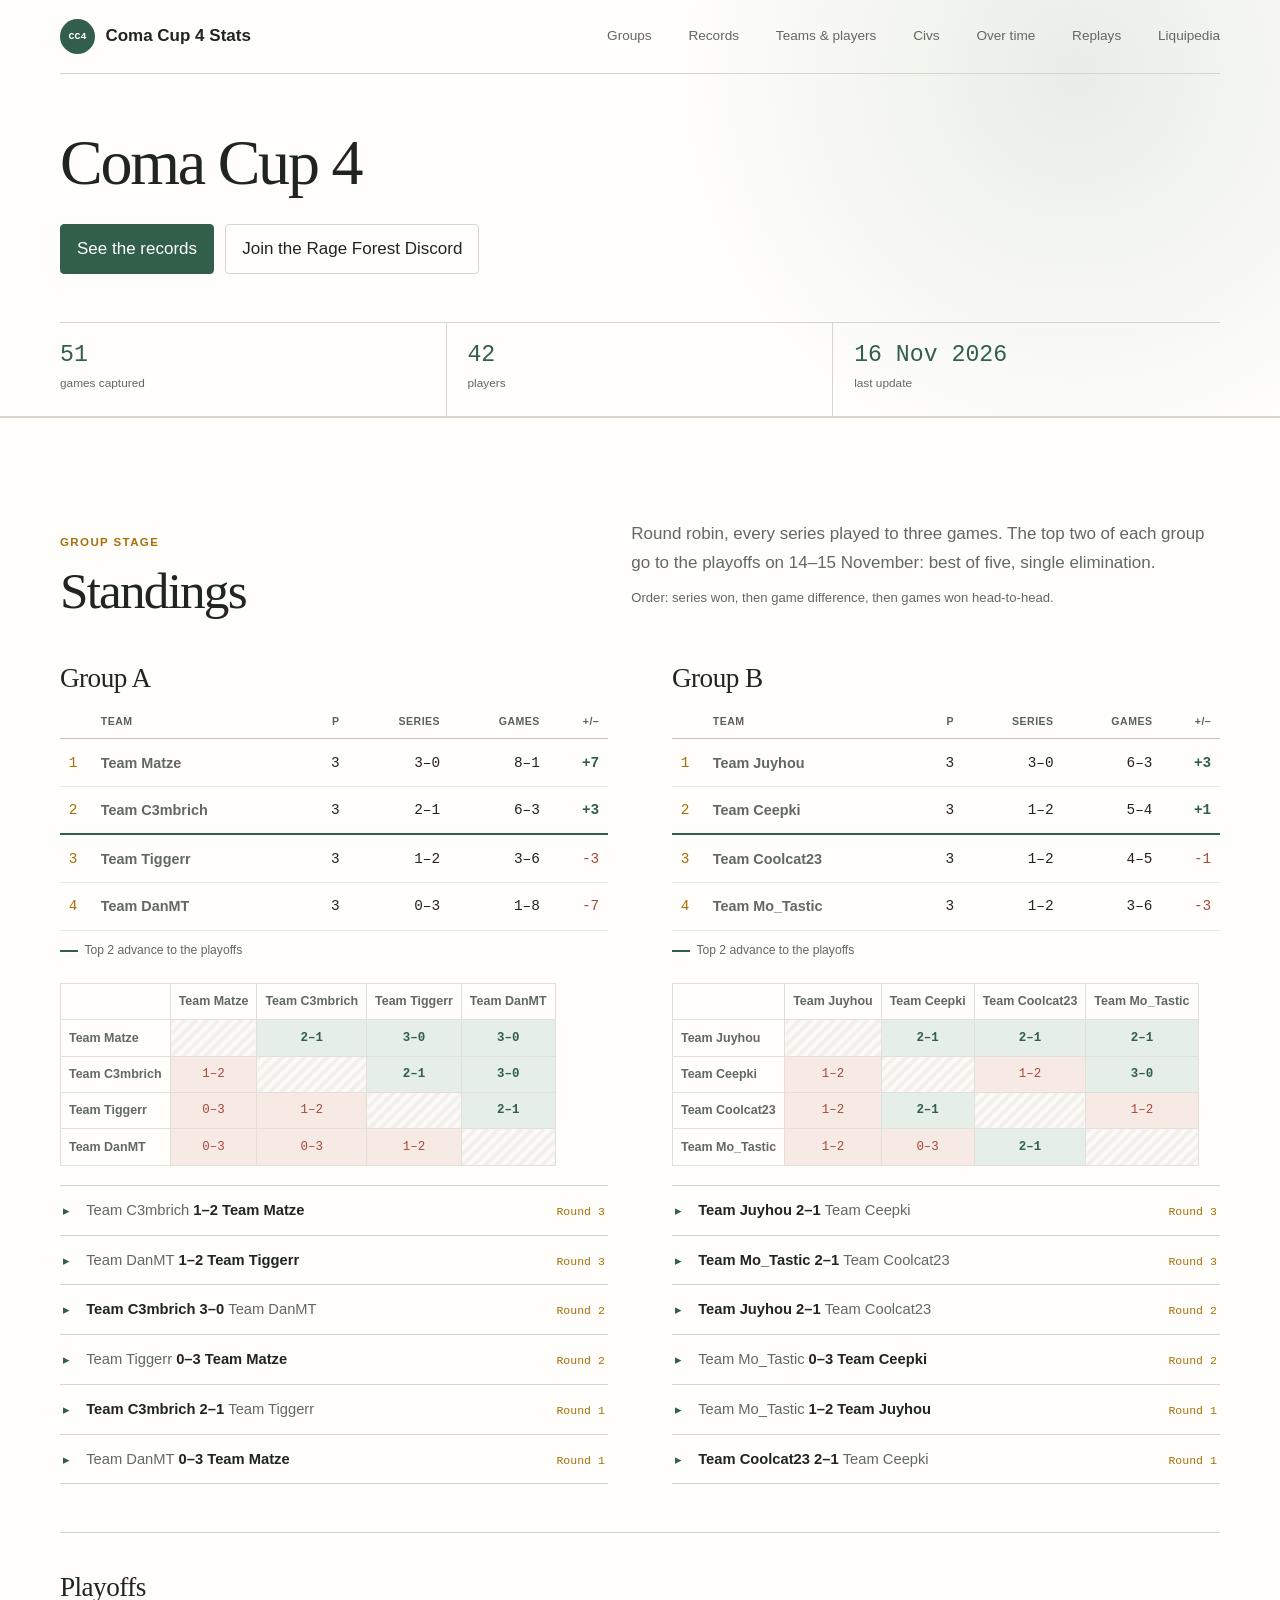
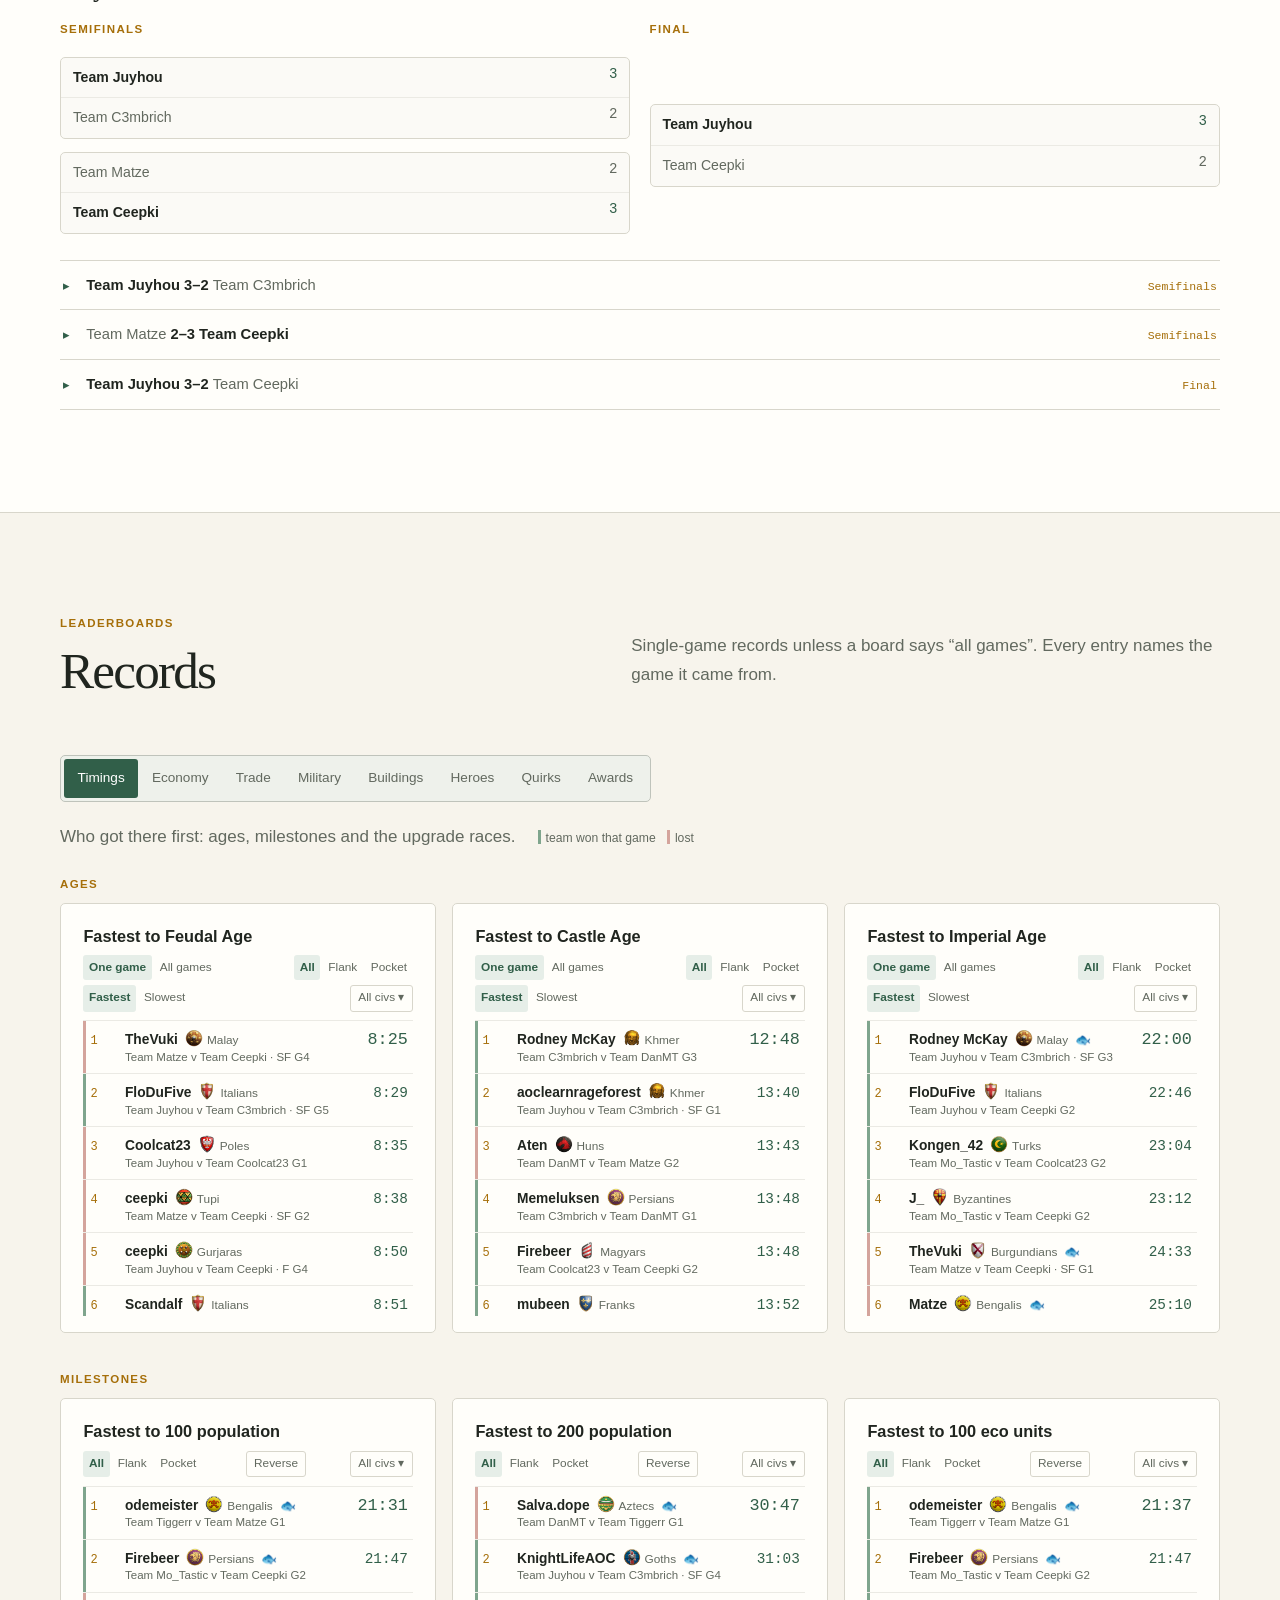
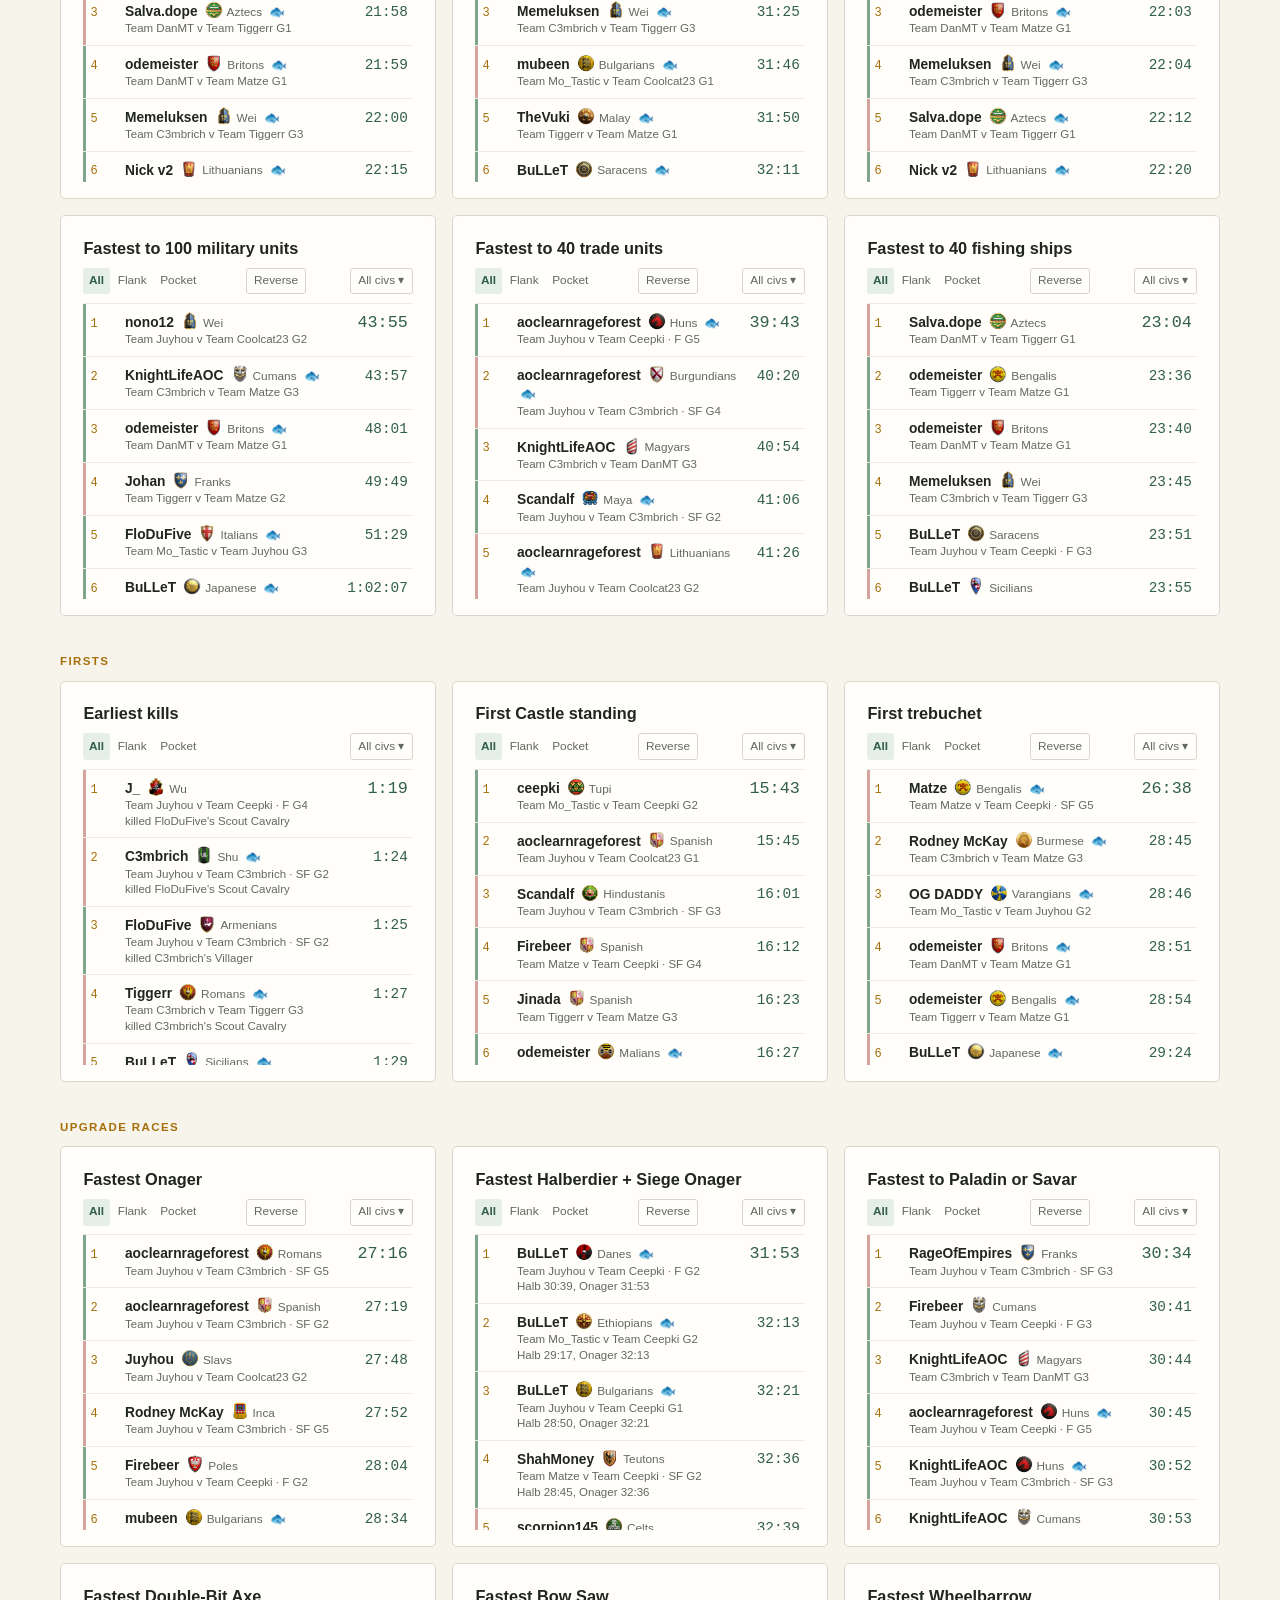
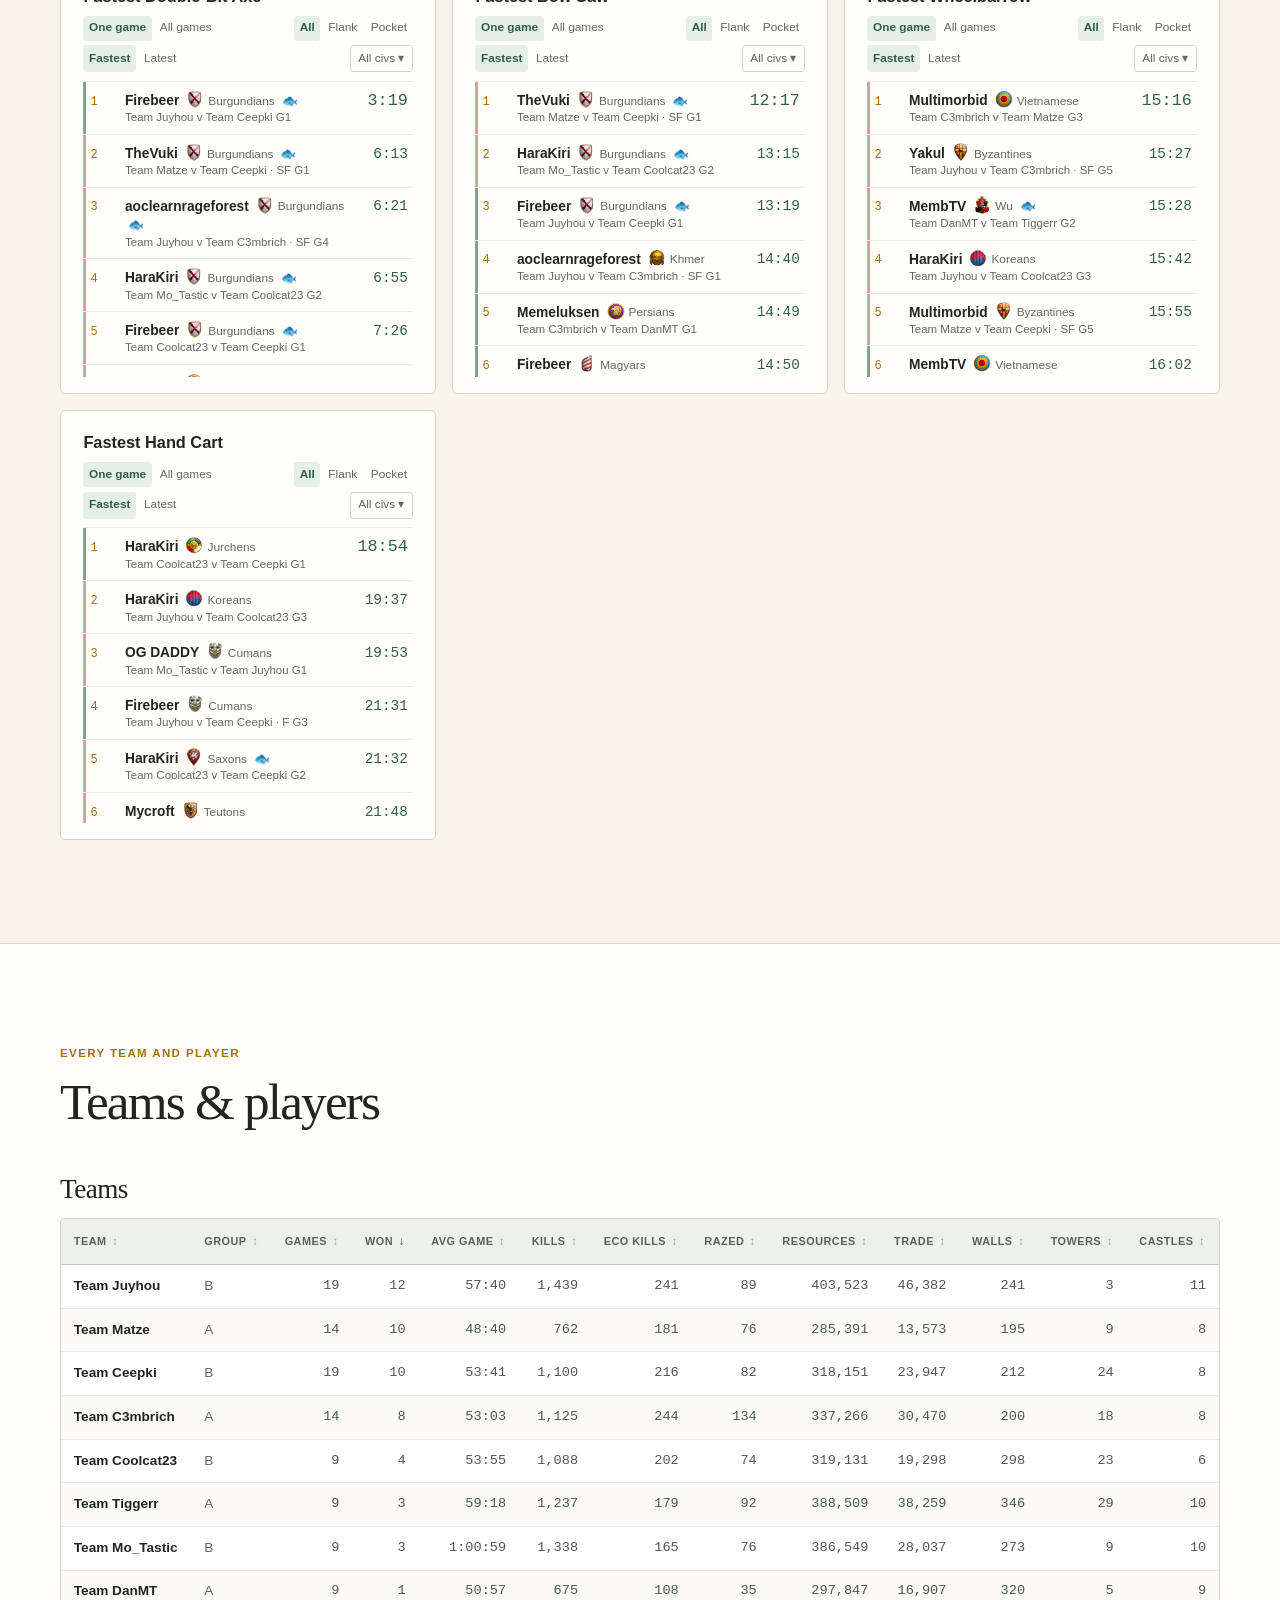
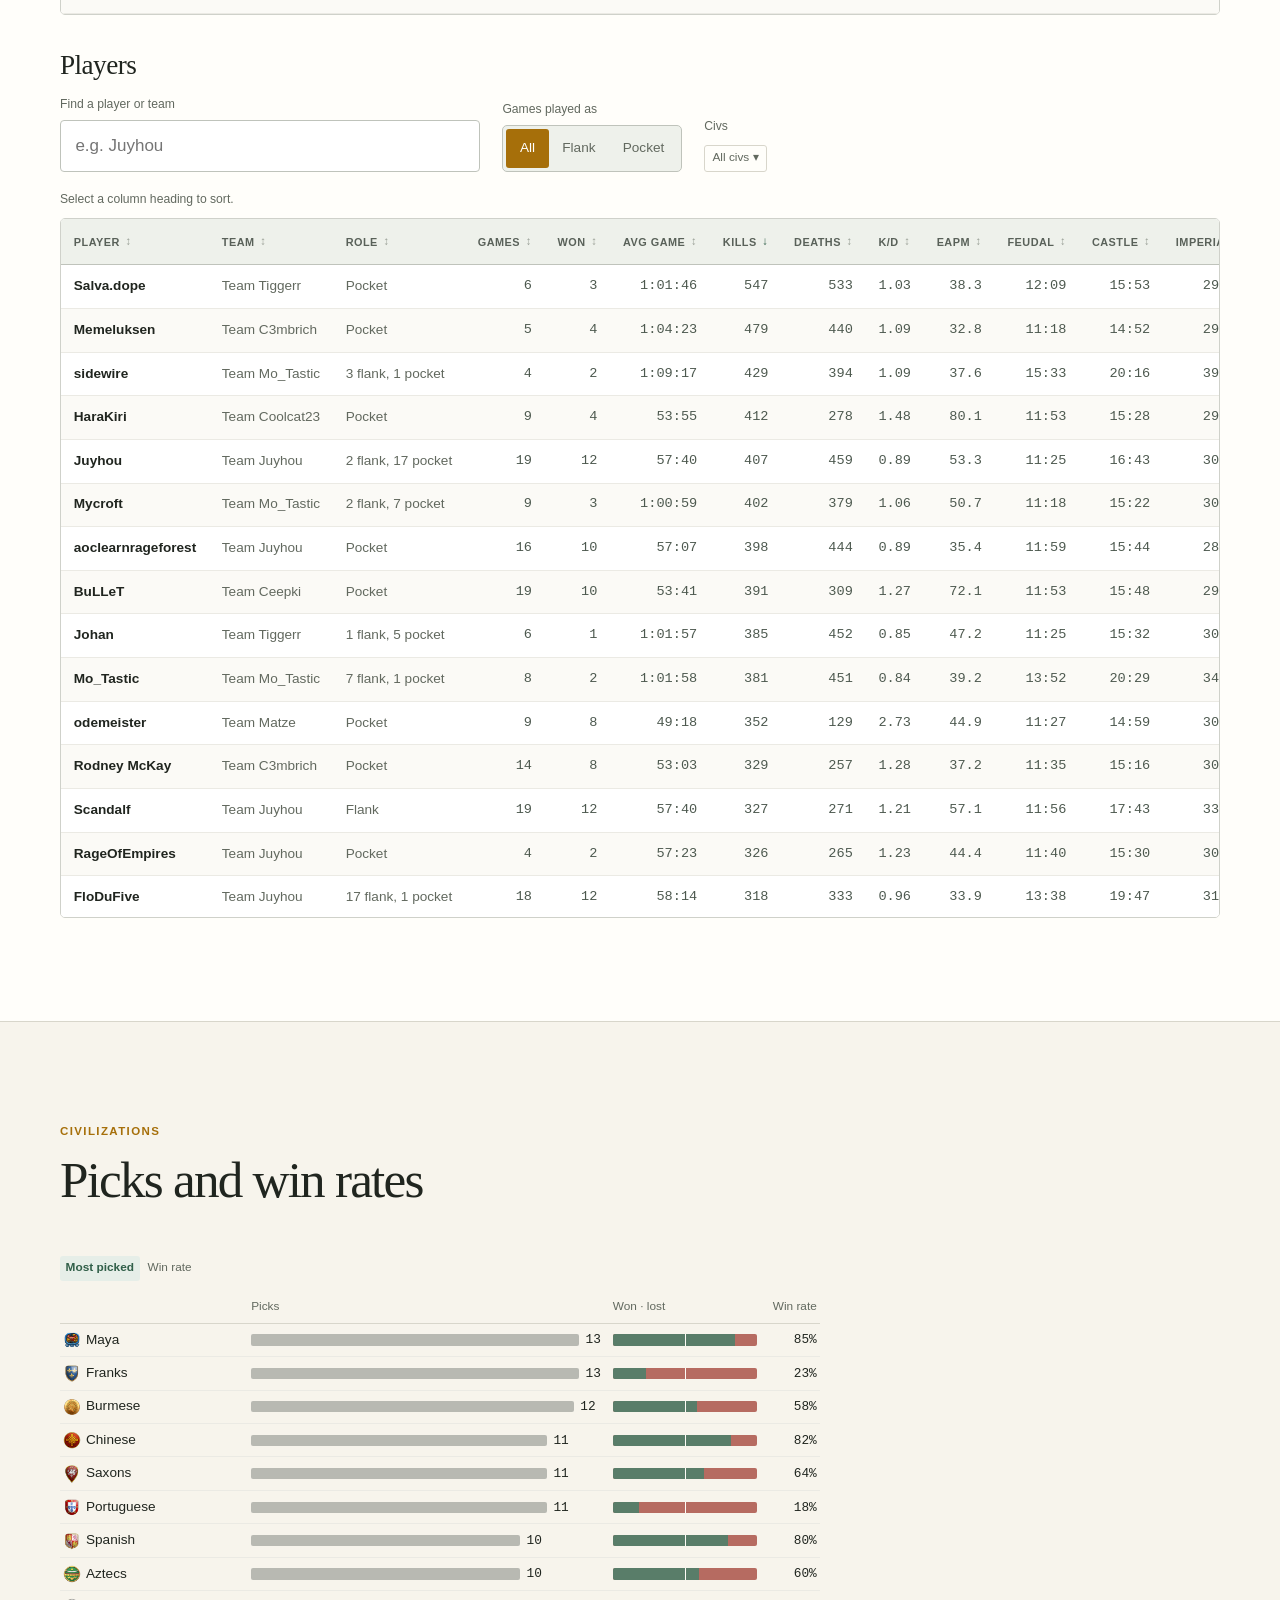
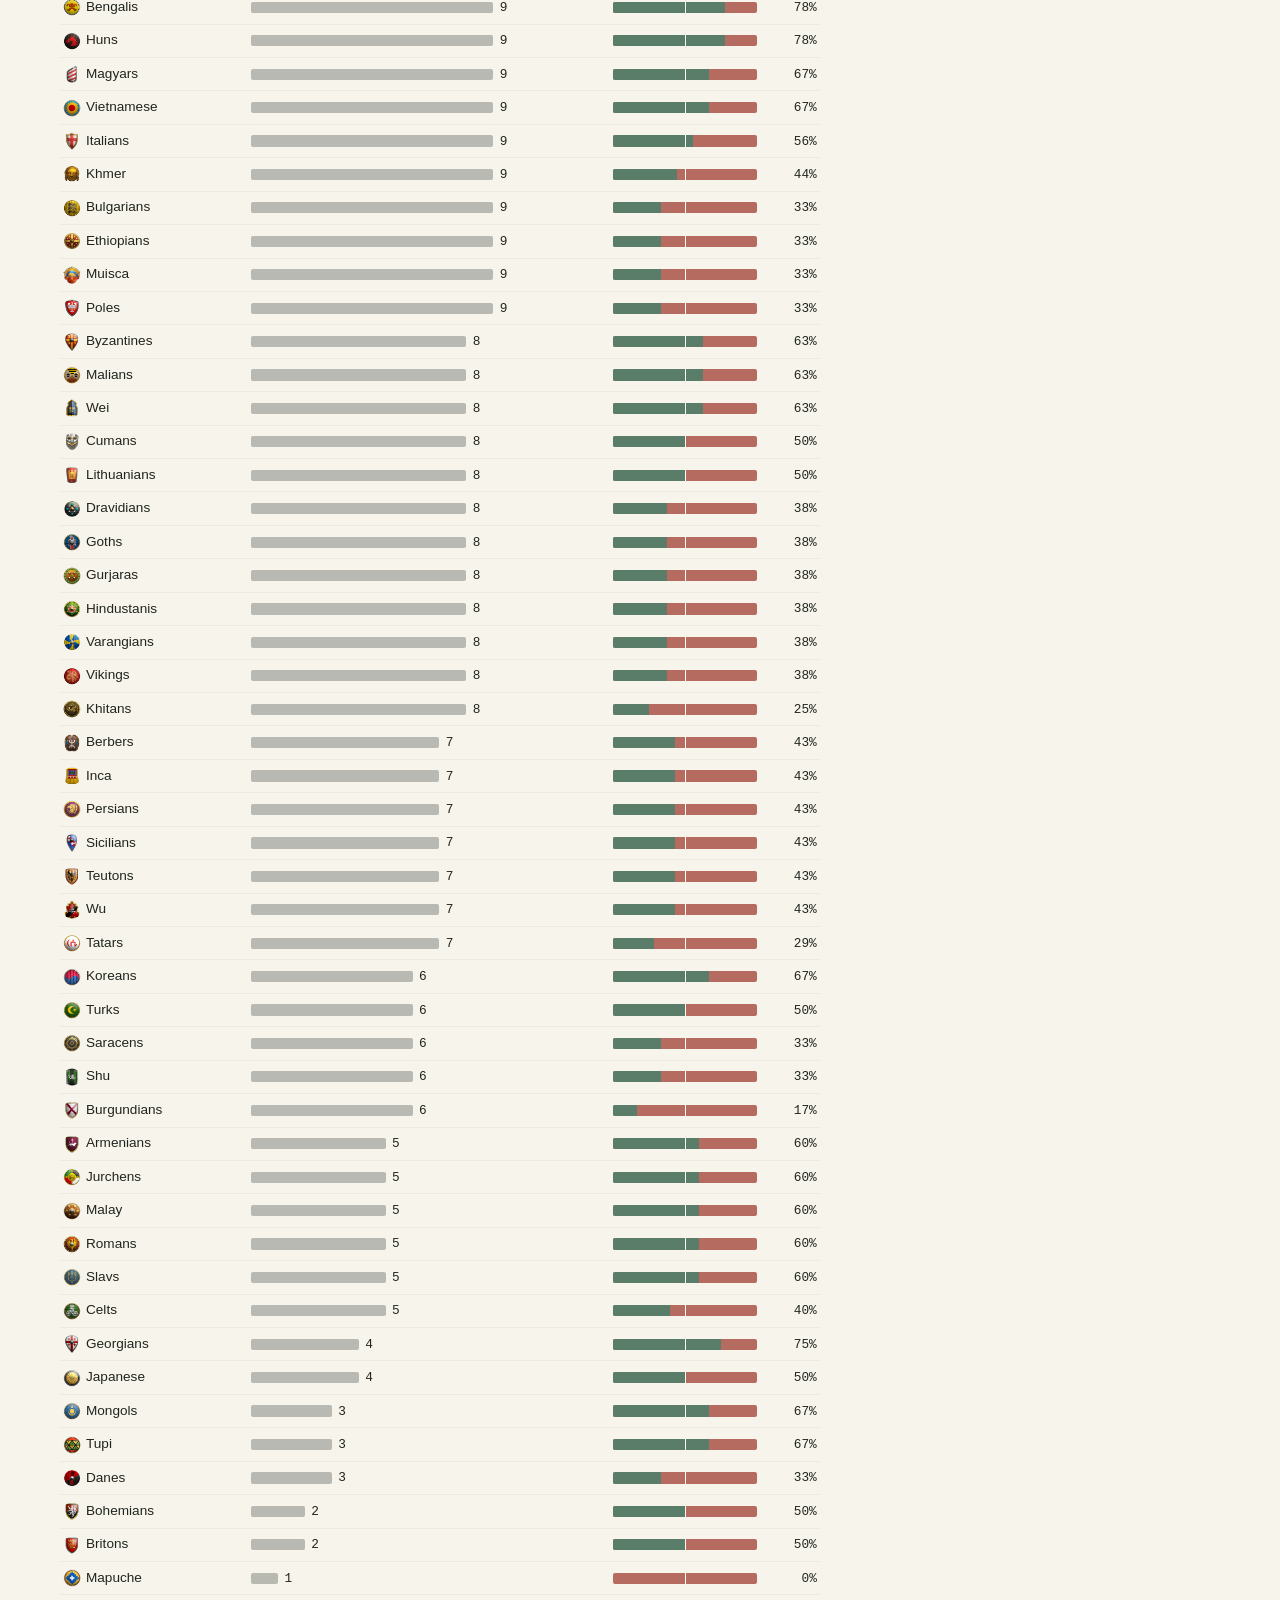
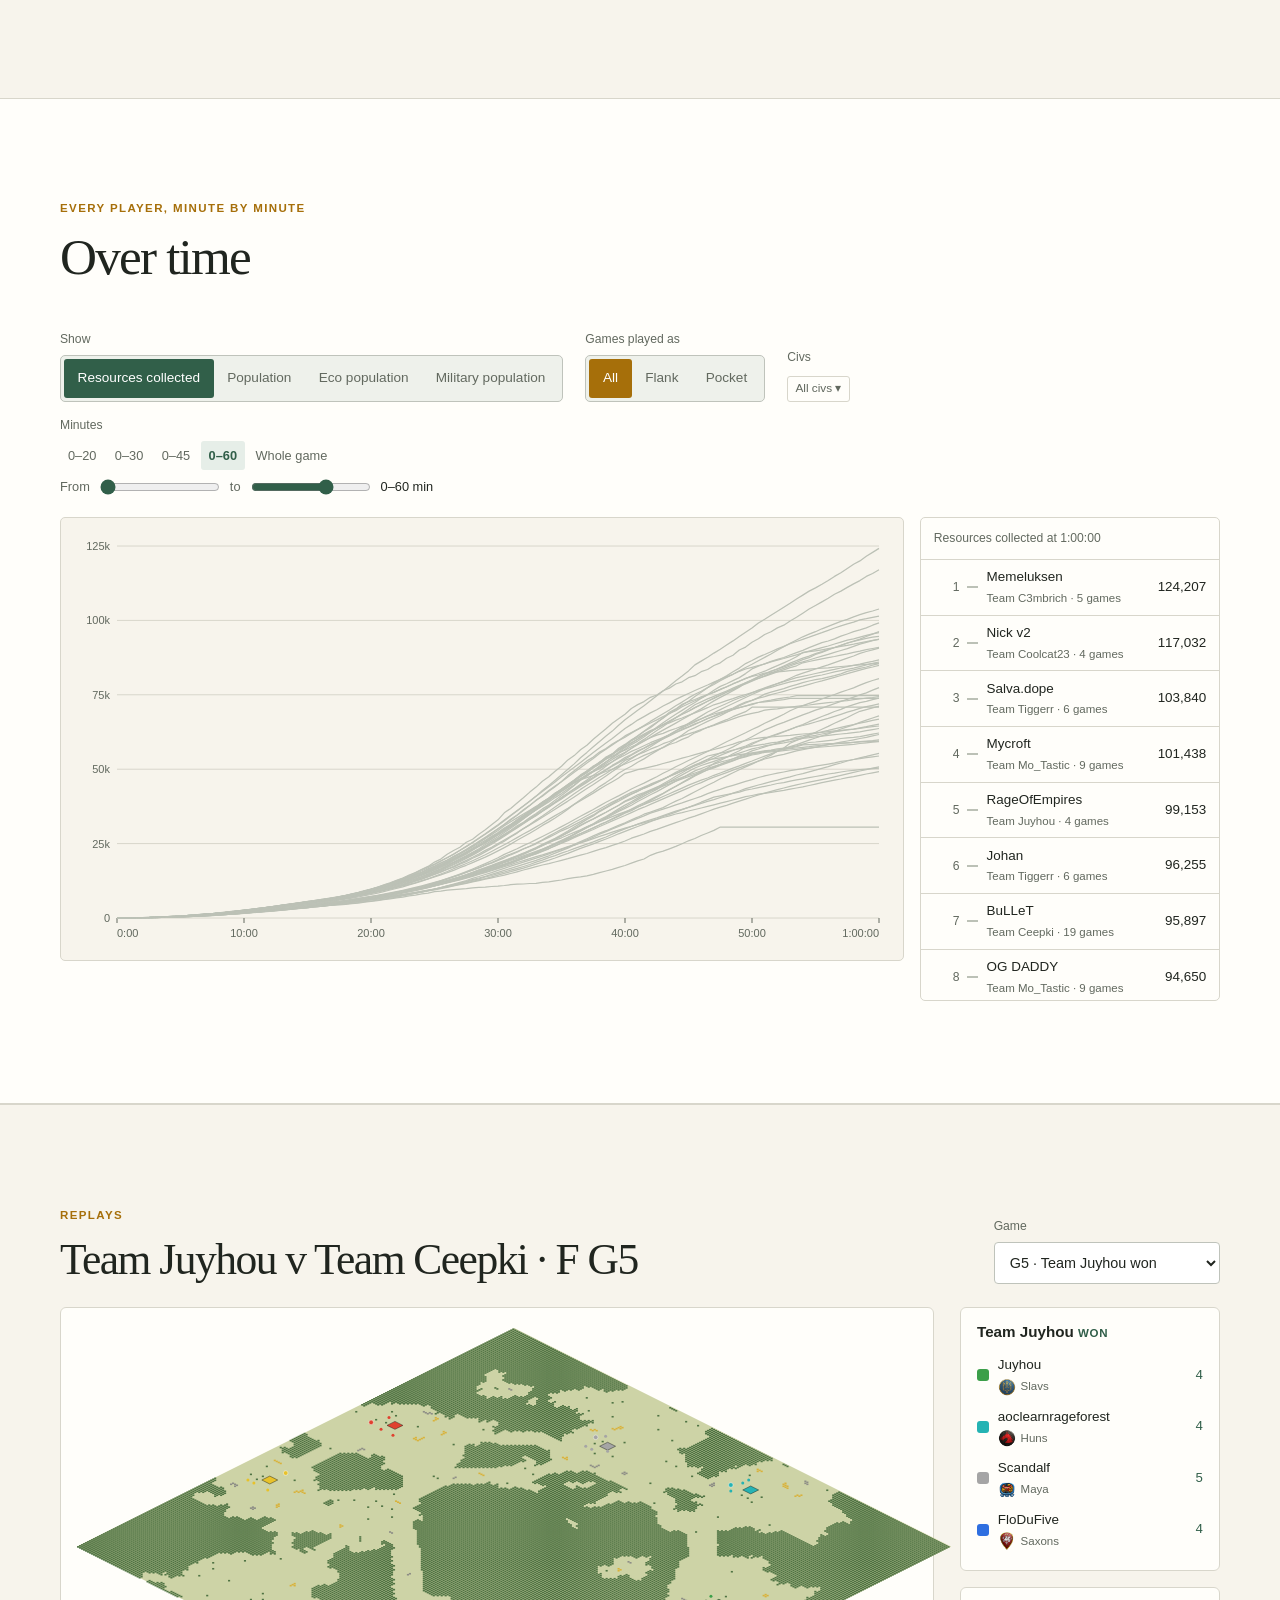
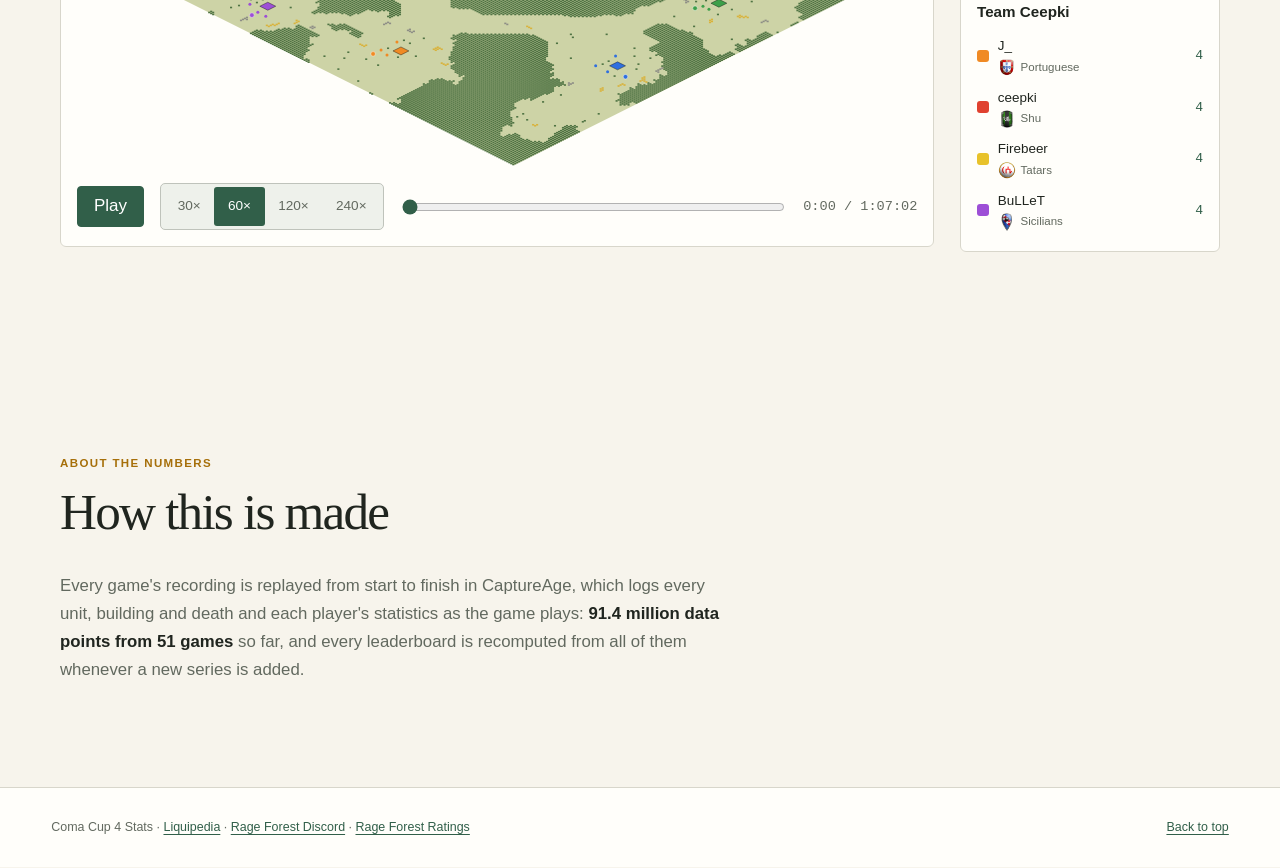
<file: site/index.html>
<!doctype html>
<html lang="en">
<head>
  <meta charset="utf-8">
  <meta name="viewport" content="width=device-width, initial-scale=1">
  <title>Coma Cup 4 Stats</title>
  <meta name="description" content="Standings, records and oddities from Coma Cup 4">
  <meta property="og:title" content="Coma Cup 4 Stats">
  <meta property="og:description" content="Standings, records and oddities from Coma Cup 4">
  <meta property="og:type" content="website">
  <meta property="og:url" content="https://oldxavier.github.io/coma-cup-4/">
  <link rel="stylesheet" href="assets/site.css?v=935df0387c">
  <script src="assets/site.js?v=935df0387c" defer></script>
  <script src="assets/replay.js?v=935df0387c" defer></script>
  <script data-goatcounter="https://oldxavier.goatcounter.com/count" async src="https://gc.zgo.at/count.js"></script>
  <script>navigator.webdriver || fetch("https://oldxavier-sites.pages.dev/v?p=" + encodeURIComponent(location.pathname), {method: "POST", mode: "no-cors", keepalive: true}).catch(() => {});</script>
</head>
<body>
  <a class="skip-link" href="#main">Skip to content</a>
  <header class="site-header" id="top">
    <nav aria-label="Primary">
      <a class="brand" href="#top"><span>CC4</span> Coma Cup 4 Stats</a>
      <div class="nav-links">
        <a href="#groups">Groups</a>
        <a href="#records">Records</a>
        <a href="#h2h" hidden>Head to head</a>
        <a href="#players" data-solo="Players">Teams & players</a>
        <a href="#civs">Civs</a>
        <a href="#curves">Over time</a>
        <a href="#replays">Replays</a>
        <a data-link="liquipedia" href="https://liquipedia.net/ageofempires/Coma_Cup/4">Liquipedia</a>
      </div>
    </nav>

    <div class="hero">
      <h1>Coma Cup 4</h1>
      <div class="hero-actions">
        <a class="button primary" href="#records">See the records</a>
        <a class="button secondary" data-link="discord" href="https://discord.gg/PkvTNwy4vx">Join the Rage Forest Discord</a>
      </div>
    </div>

    <div class="stats" id="summary" aria-label="Tournament summary">
      <div><strong>–</strong><span>games captured</span></div>
      <div><strong>–</strong><span>players</span></div>
      <div><strong>–</strong><span>last update</span></div>
    </div>
  </header>

  <main id="main">
    <section class="section band" id="groups" aria-labelledby="groups-title">
      <div class="section-heading">
        <div>
          <p class="section-label">Group stage</p>
          <h2 id="groups-title">Standings</h2>
        </div>
        <div class="heading-note">
          <p>Round robin, every series played to three games. The top two of each group go to the playoffs on 14–15 November: best of five, single elimination.</p>
          <p class="small">Order: series won, then game difference, then games won head-to-head.</p>
        </div>
      </div>
      <div class="group-grid" id="group-tables"></div>
      <div class="bracket" id="bracket"></div>

    </section>

    <section class="section" id="records" aria-labelledby="records-title">
      <div class="section-heading">
        <div>
          <p class="section-label">Leaderboards</p>
          <h2 id="records-title">Records</h2>
        </div>
        <div class="heading-note"><p id="records-blurb">Single-game records unless a board says “all games”. Every entry names the game it came from.</p></div>
      </div>
      <div class="category-bar">
        <div class="scope-switch" id="category-switch" role="tablist" aria-label="Record category"></div>
      </div>
      <p class="category-blurb" id="category-blurb"></p>
      <div class="board-grid" id="boards"></div>
    </section>

    <section class="section" id="h2h" aria-labelledby="h2h-title" hidden>
      <div class="section-heading">
        <div>
          <p class="section-label">One game, both players</p>
          <h2 id="h2h-title">Head to head</h2>
        </div>
        <div class="heading-note"><p>Every measure for the two players of one game. A dot marks the better value wherever more or less is plainly better; eAPM, market use and walls are shown without one.</p></div>
      </div>
      <div class="h2h-bar">
        <label class="replay-pick"><span>Game</span><select id="h2h-game"></select></label>
        <div class="h2h-window"><span class="control-label">Chart minutes</span><div class="seg" id="h2h-window" role="group" aria-label="Chart minutes"></div></div>
        <a class="button secondary" id="h2h-replay" href="#replays">Watch the replay</a>
      </div>
      <div class="h2h-head" id="h2h-head"></div>
      <div class="h2h-layout">
        <div class="table-shell h2h-shell"><table class="h2h-table" id="h2h-table"></table></div>
        <div class="h2h-charts" id="h2h-charts"></div>
      </div>
    </section>
    <section class="section band" id="players" aria-labelledby="players-title">
      <div class="section-heading">
        <div>
          <p class="section-label" data-solo="Every player">Every team and player</p>
          <h2 id="players-title" data-solo="Players">Teams &amp; players</h2>
        </div>
      </div>
      <h3 class="table-title" data-teams>Teams</h3>
      <div class="table-shell team-shell" data-teams>
        <table class="player-table" id="team-table"><thead></thead><tbody></tbody></table>
      </div>
      <h3 class="table-title" data-teams>Players</h3>
      <div class="leader-controls">
        <label><span data-solo="Find a player">Find a player or team</span><input id="player-search" type="search" placeholder="e.g. Juyhou" data-solo-placeholder="e.g. Hera" autocomplete="off"></label>
        <div><span class="control-label">Games played as</span><div class="scope-switch role-switch" role="group" aria-label="Player role"></div></div>
        <div><span class="control-label">Civs</span><div class="civ-filter" id="players-civs"></div></div>
      </div>
      <p class="sort-help">Select a column heading to sort.</p>
      <div class="table-shell">
        <table class="player-table" id="player-table"><thead></thead><tbody><tr><td class="loading" colspan="12">Loading…</td></tr></tbody></table>
      </div>
    </section>

    <section class="section" id="civs" aria-labelledby="civs-title">
      <div class="section-heading">
        <div>
          <p class="section-label">Civilizations</p>
          <h2 id="civs-title">Picks and win rates</h2>
        </div>
      </div>
      <figure class="civ-plot" id="civ-plot"><p class="loading">Loading…</p></figure>
    </section>

    <section class="section band" id="curves" aria-labelledby="curves-title">
      <div class="section-heading">
        <div>
          <p class="section-label">Every player, minute by minute</p>
          <h2 id="curves-title">Over time</h2>
        </div>
      </div>
      <div class="leader-controls curve-controls">
        <div><span class="control-label">Show</span><div class="scope-switch" id="curve-metric" role="group" aria-label="Measure"></div></div>
        <div><span class="control-label">Games played as</span><div class="scope-switch role-switch" id="curve-role" role="group" aria-label="Player role"></div></div>
        <div><span class="control-label">Civs</span><div class="civ-filter" id="curve-civs"></div></div>
        <div class="curve-window">
          <span class="control-label">Minutes</span>
          <div class="seg" id="curve-presets" role="group" aria-label="Time window"></div>
          <div class="curve-range">
            <label for="curve-from">From</label><input type="range" id="curve-from" min="0" step="1" value="0">
            <label for="curve-to">to</label><input type="range" id="curve-to" min="1" step="1" value="60">
            <output id="curve-span">0:00–60:00</output>
          </div>
        </div>
      </div>
      <div class="curve-board">
        <div class="curve-chart" id="curve-chart">
          <svg id="curve-svg" role="img" aria-labelledby="curves-title"></svg>
          <p class="loading" id="curve-loading">Loading…</p>
          <div class="curve-tip" id="curve-tip" hidden></div>
        </div>
        <div class="curve-side">
          <p class="curve-side-head" id="curve-side-head"></p>
          <ol class="curve-list" id="curve-list"></ol>
        </div>
      </div>
    </section>

    <section class="section replays" id="replays" aria-labelledby="replay-title">
      <div class="replay-head">
        <div>
          <p class="section-label">Replays</p>
          <h2 class="replay-title" id="replay-title">Watch any game</h2>
        </div>
        <label class="replay-pick"><span>Game</span><select id="game-select"></select></label>
      </div>
      <div class="replay-layout">
        <div class="replay-stage">
          <canvas id="map" aria-label="Animated map of the game"></canvas>
          <div class="replay-controls">
            <button type="button" class="button primary" id="play">Play</button>
            <div class="scope-switch" id="speed" role="group" aria-label="Speed"></div>
            <input type="range" id="scrub" min="0" max="1" step="1" value="0" aria-label="Game time">
            <span class="replay-clock" id="clock">0:00</span>
          </div>
        </div>
        <aside class="replay-legend" id="legend" aria-label="Players"></aside>
      </div>
    </section>

    <section class="section about" id="about" aria-labelledby="about-title">
      <p class="section-label">About the numbers</p>
      <h2 id="about-title">How this is made</h2>
      <p class="about-copy">Every game's recording is replayed from start to finish in CaptureAge, which logs
        every unit, building and death and each player's statistics as the game plays:
        <b id="data-points">millions of data points</b> so far, and every leaderboard is recomputed from
        all of them whenever a new series is added.</p>
    </section>
  </main>

  <footer>
    <span>Coma Cup 4 Stats<span data-link-wrap> · <a data-link="liquipedia" href="https://liquipedia.net/ageofempires/Coma_Cup/4">Liquipedia</a></span><span data-link-wrap> · <a data-link="discord" href="https://discord.gg/PkvTNwy4vx">Rage Forest Discord</a></span> · <a href="https://oldxavier.github.io/rageforest-ratings/">Rage Forest Ratings</a></span>
    <a href="#top">Back to top</a>
  </footer>
</body>
</html>
</file>
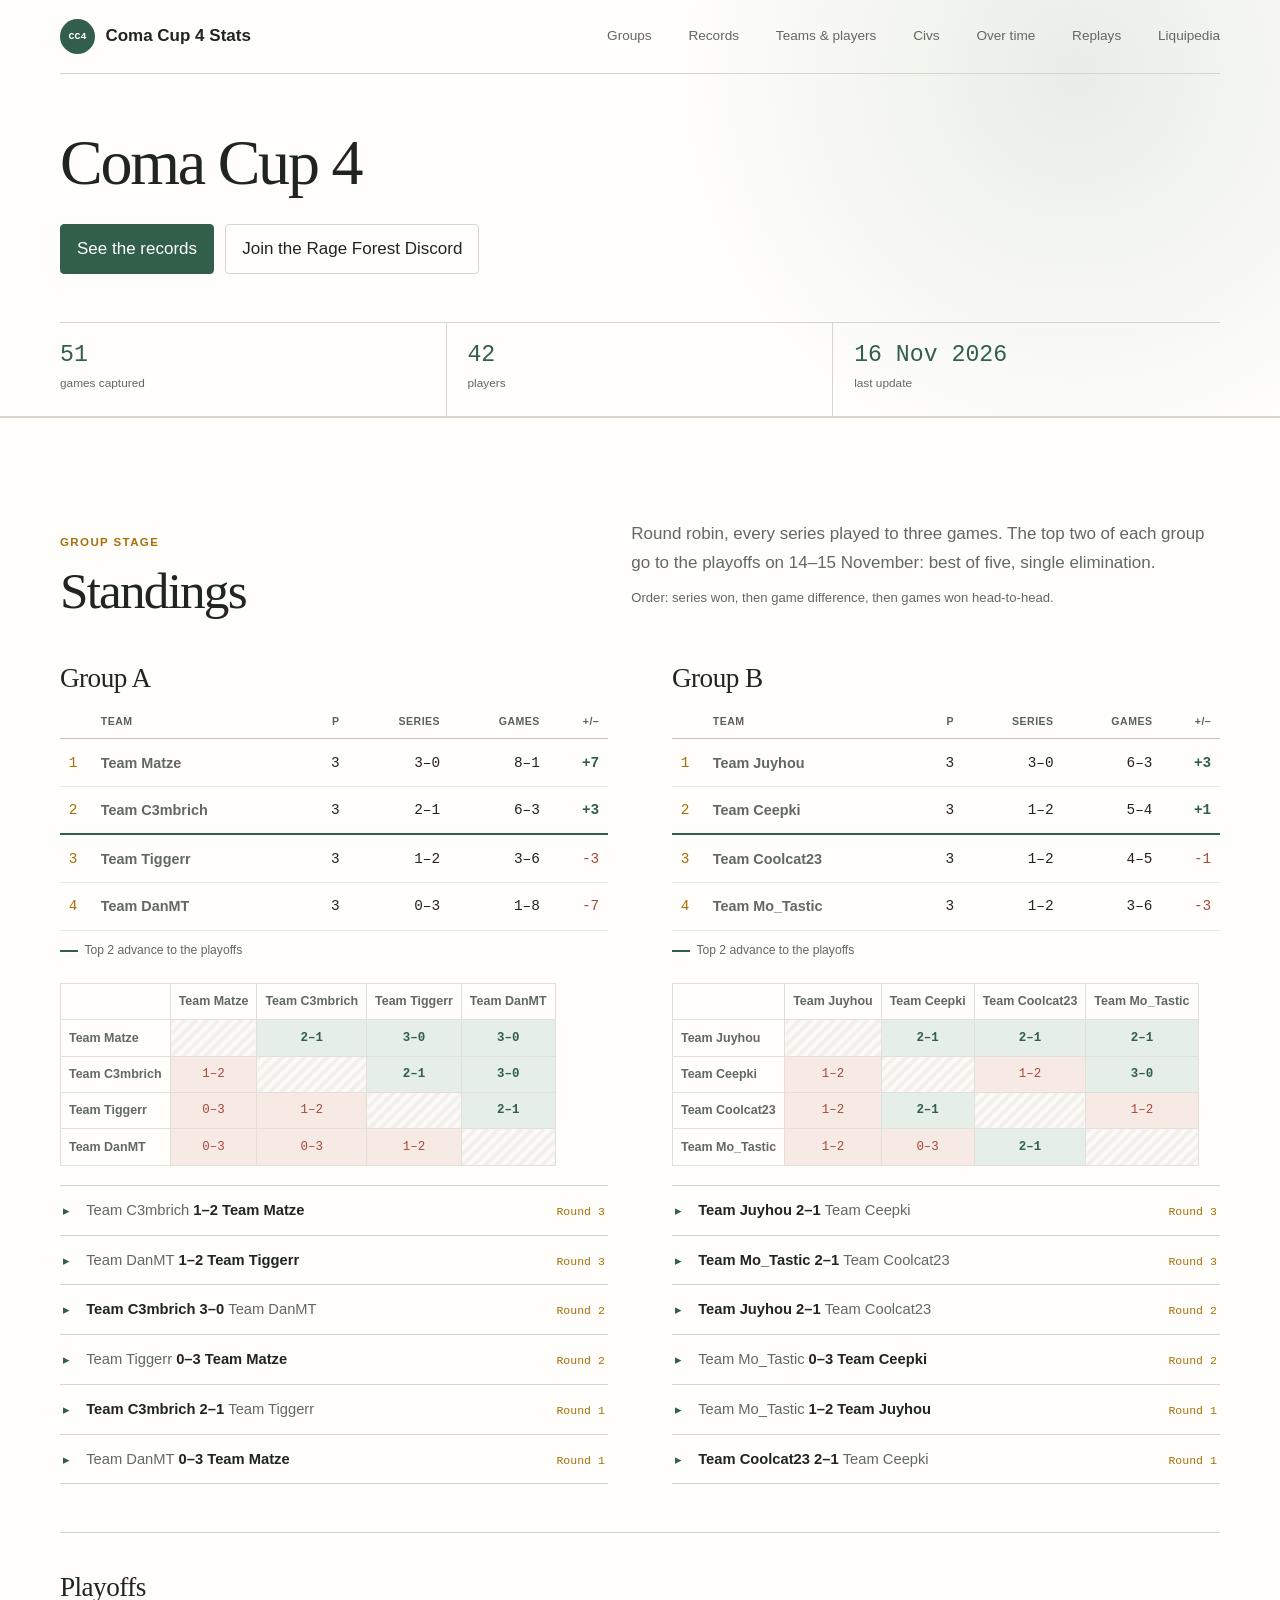
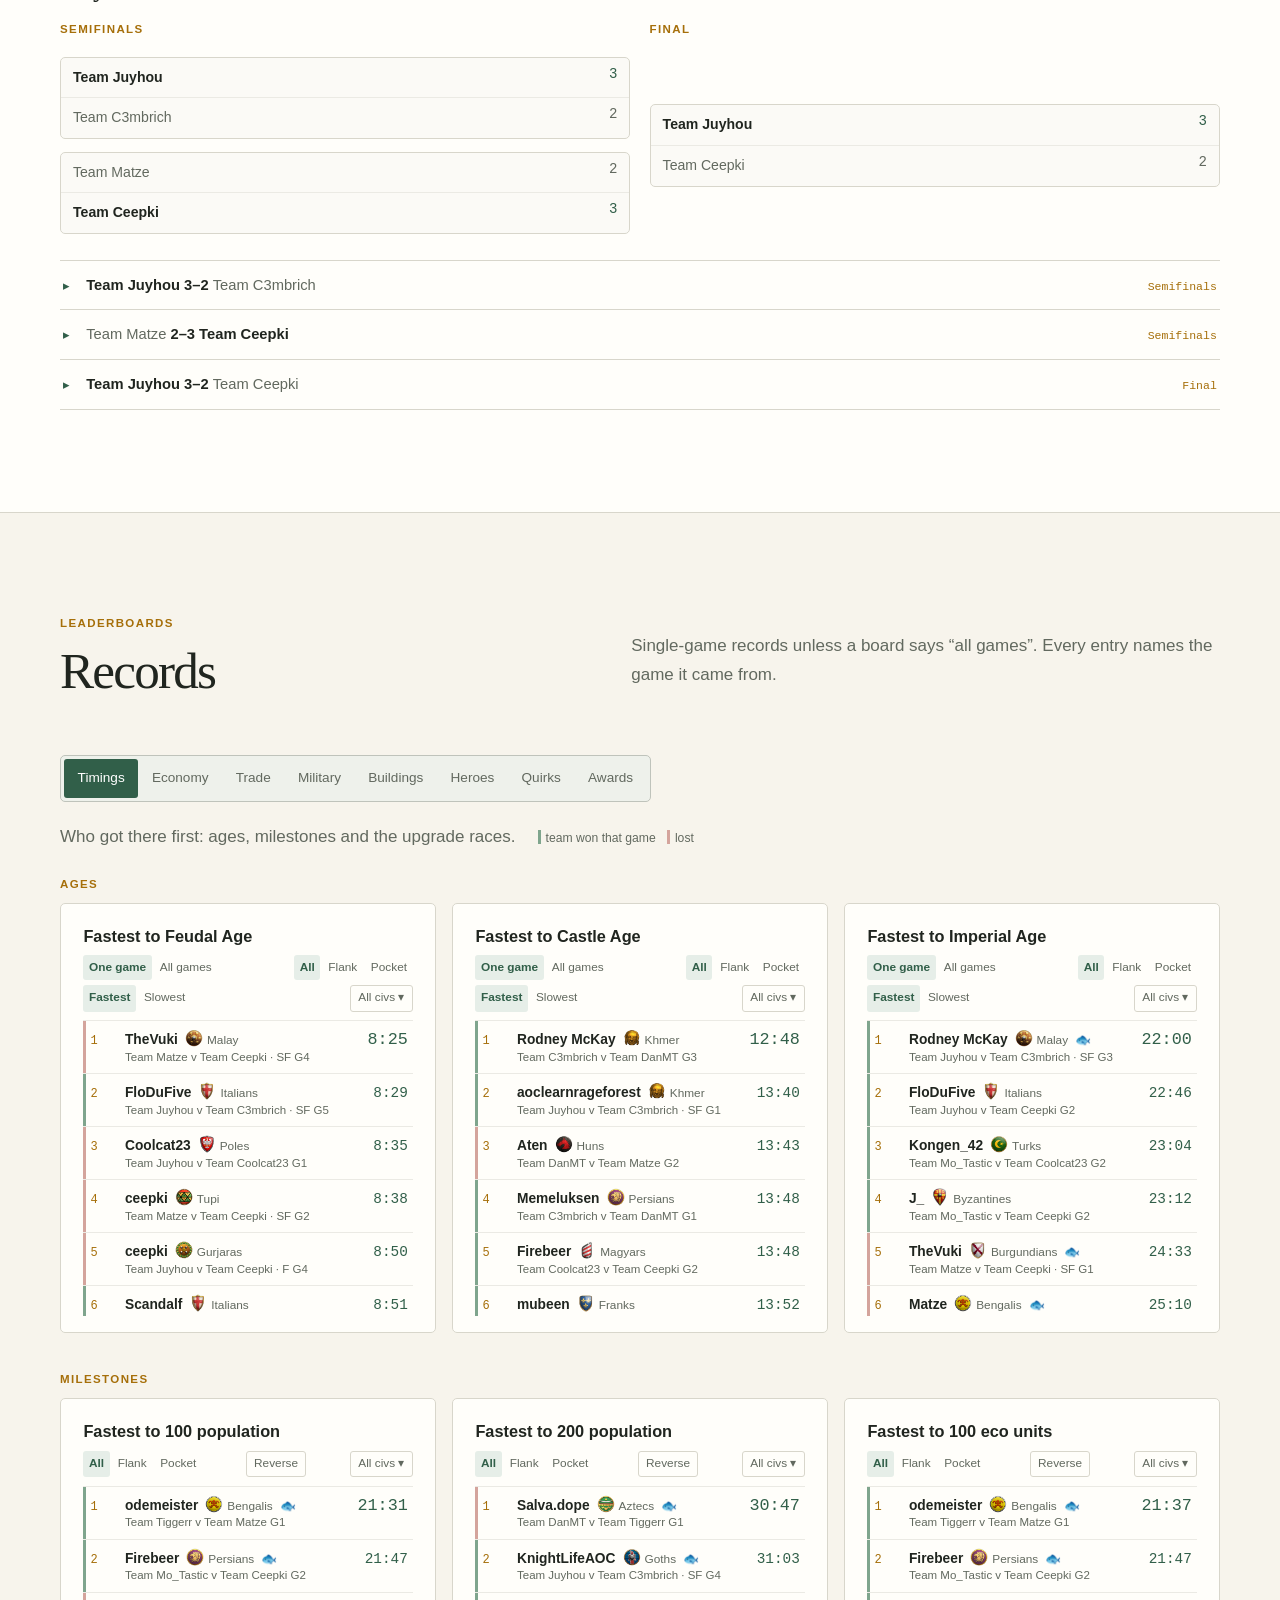
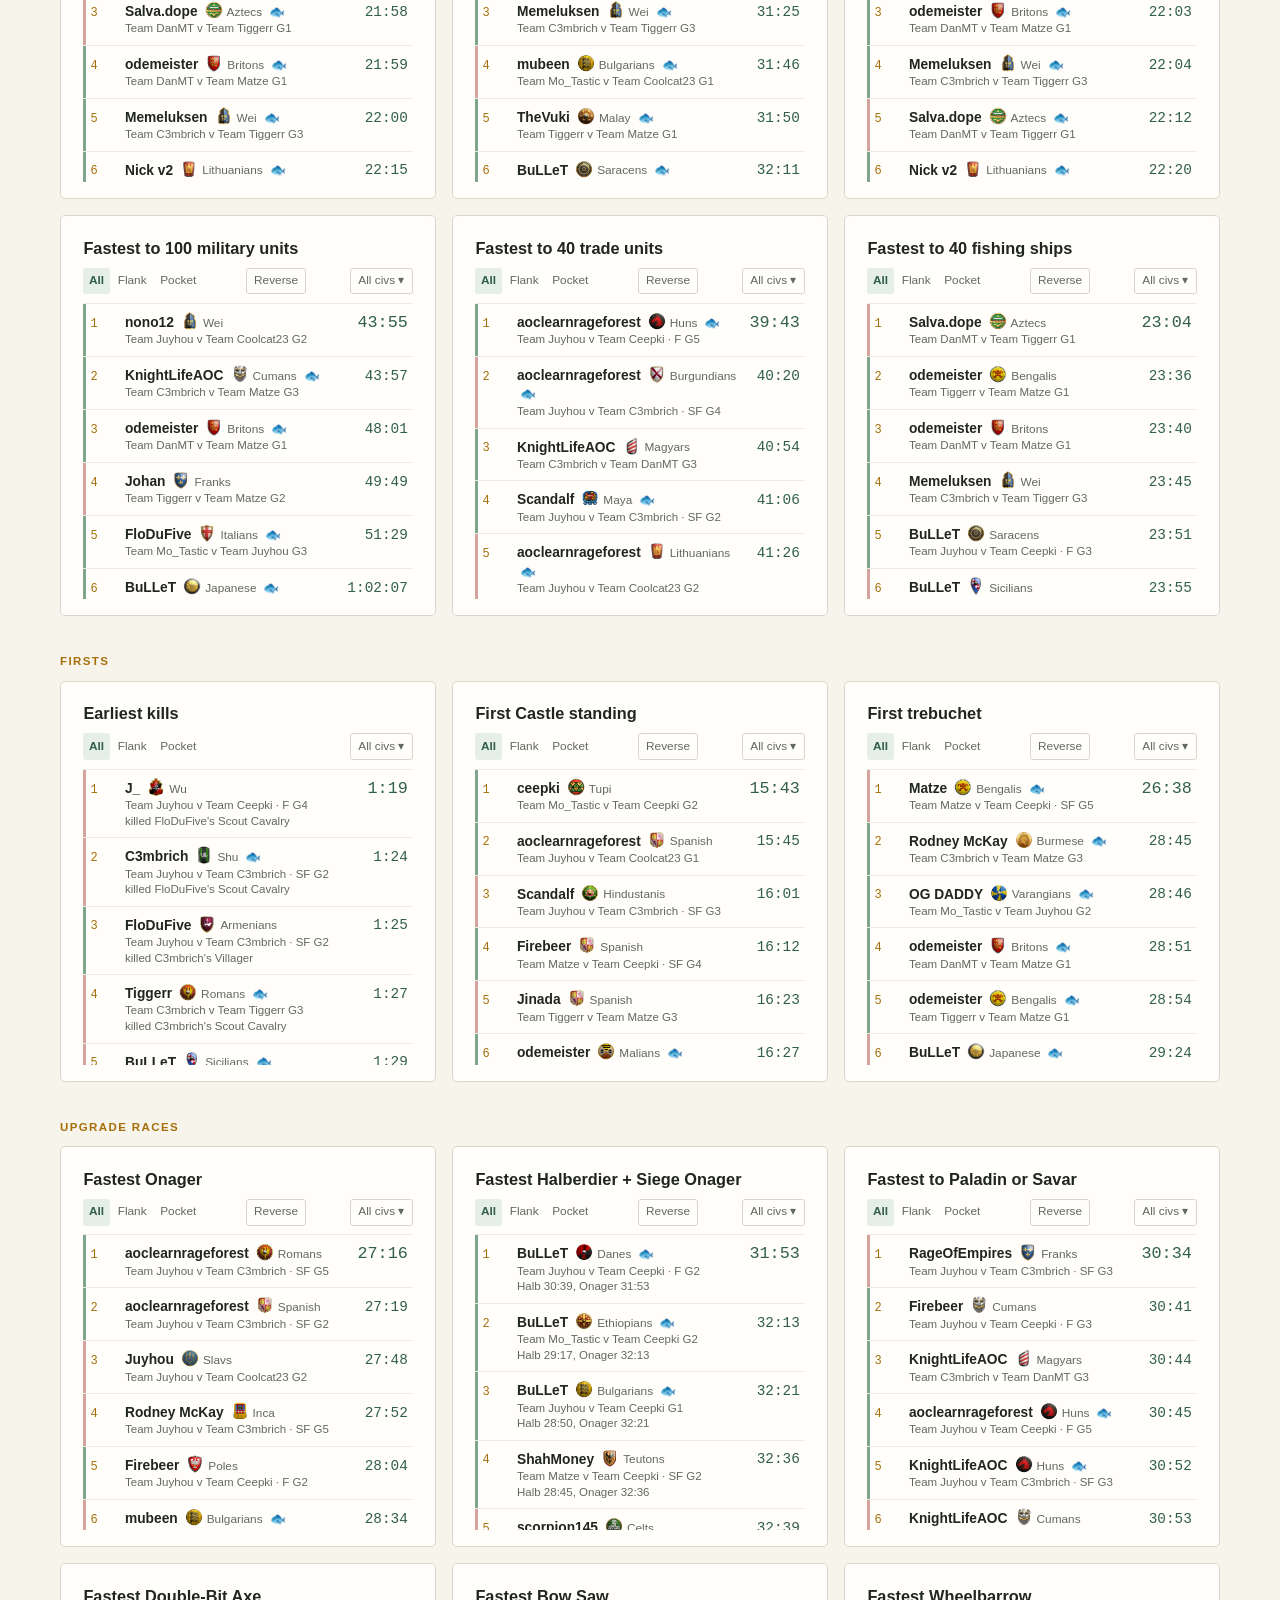
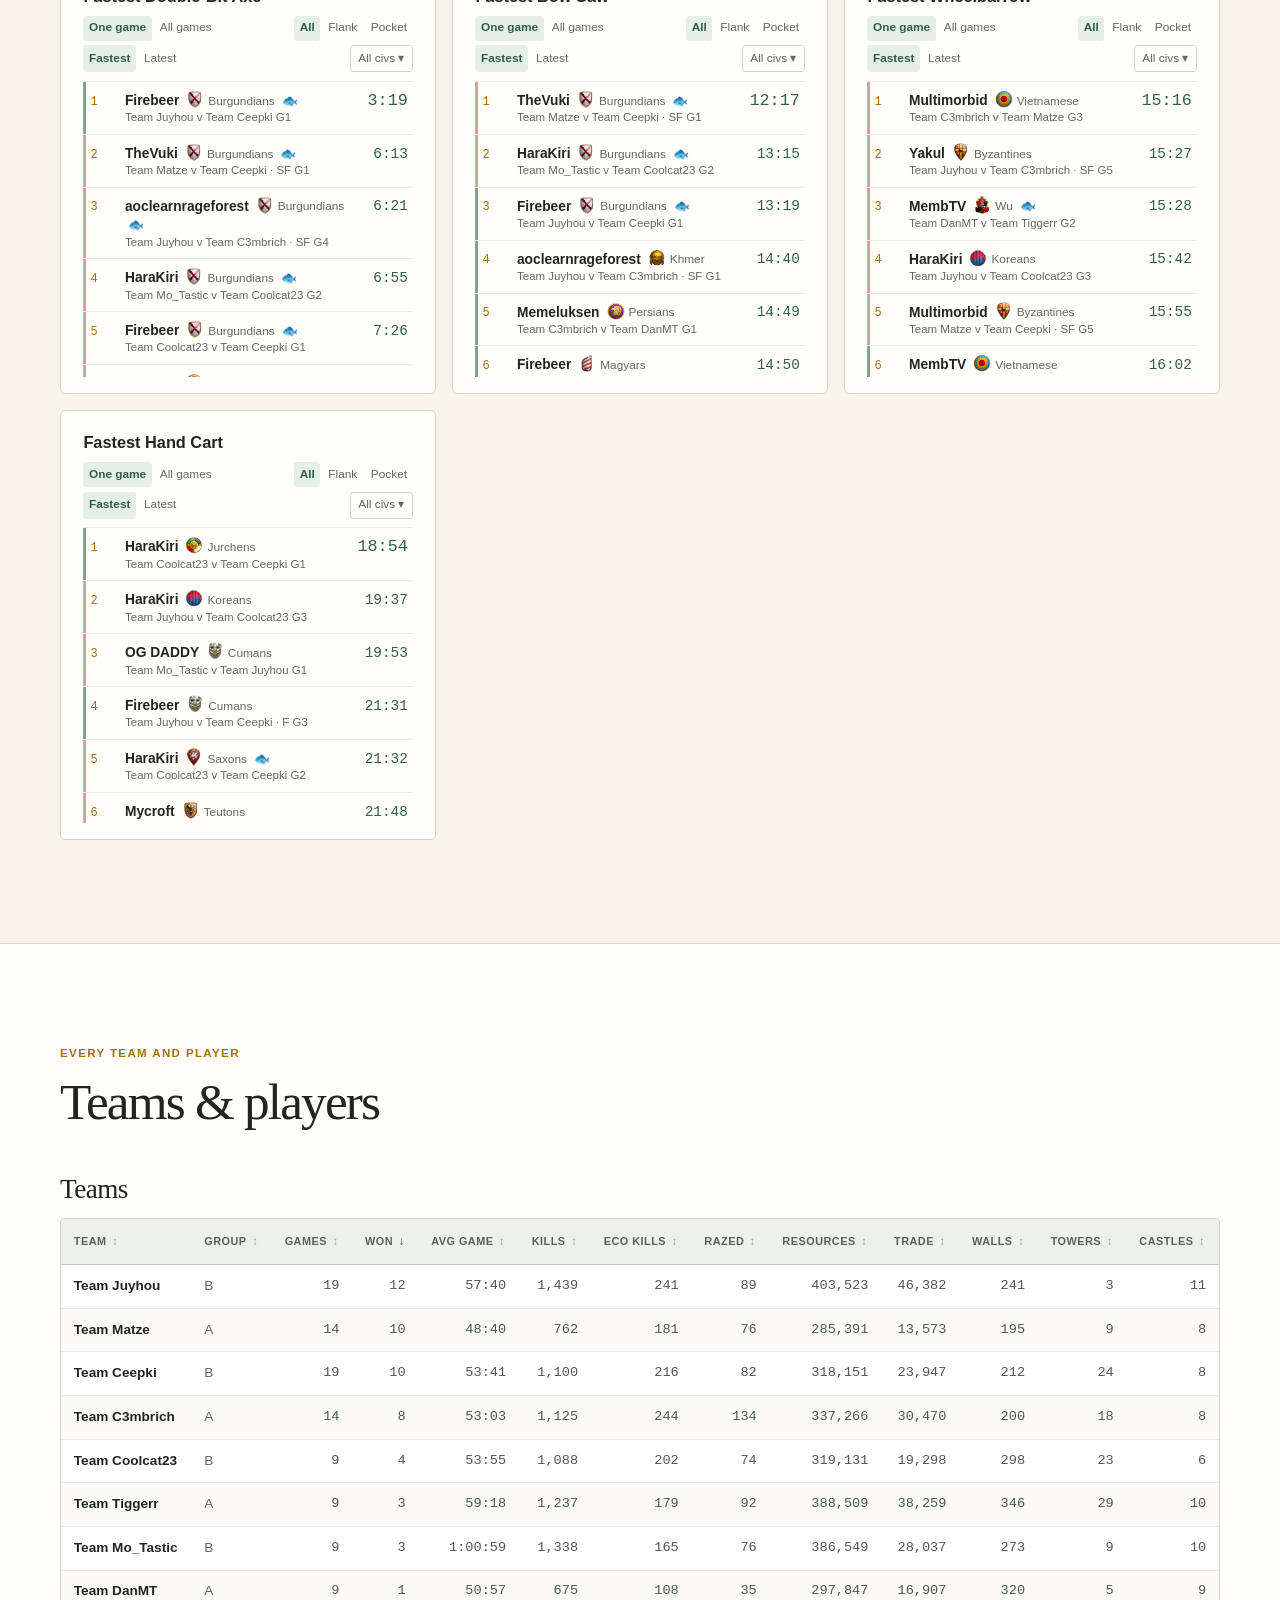
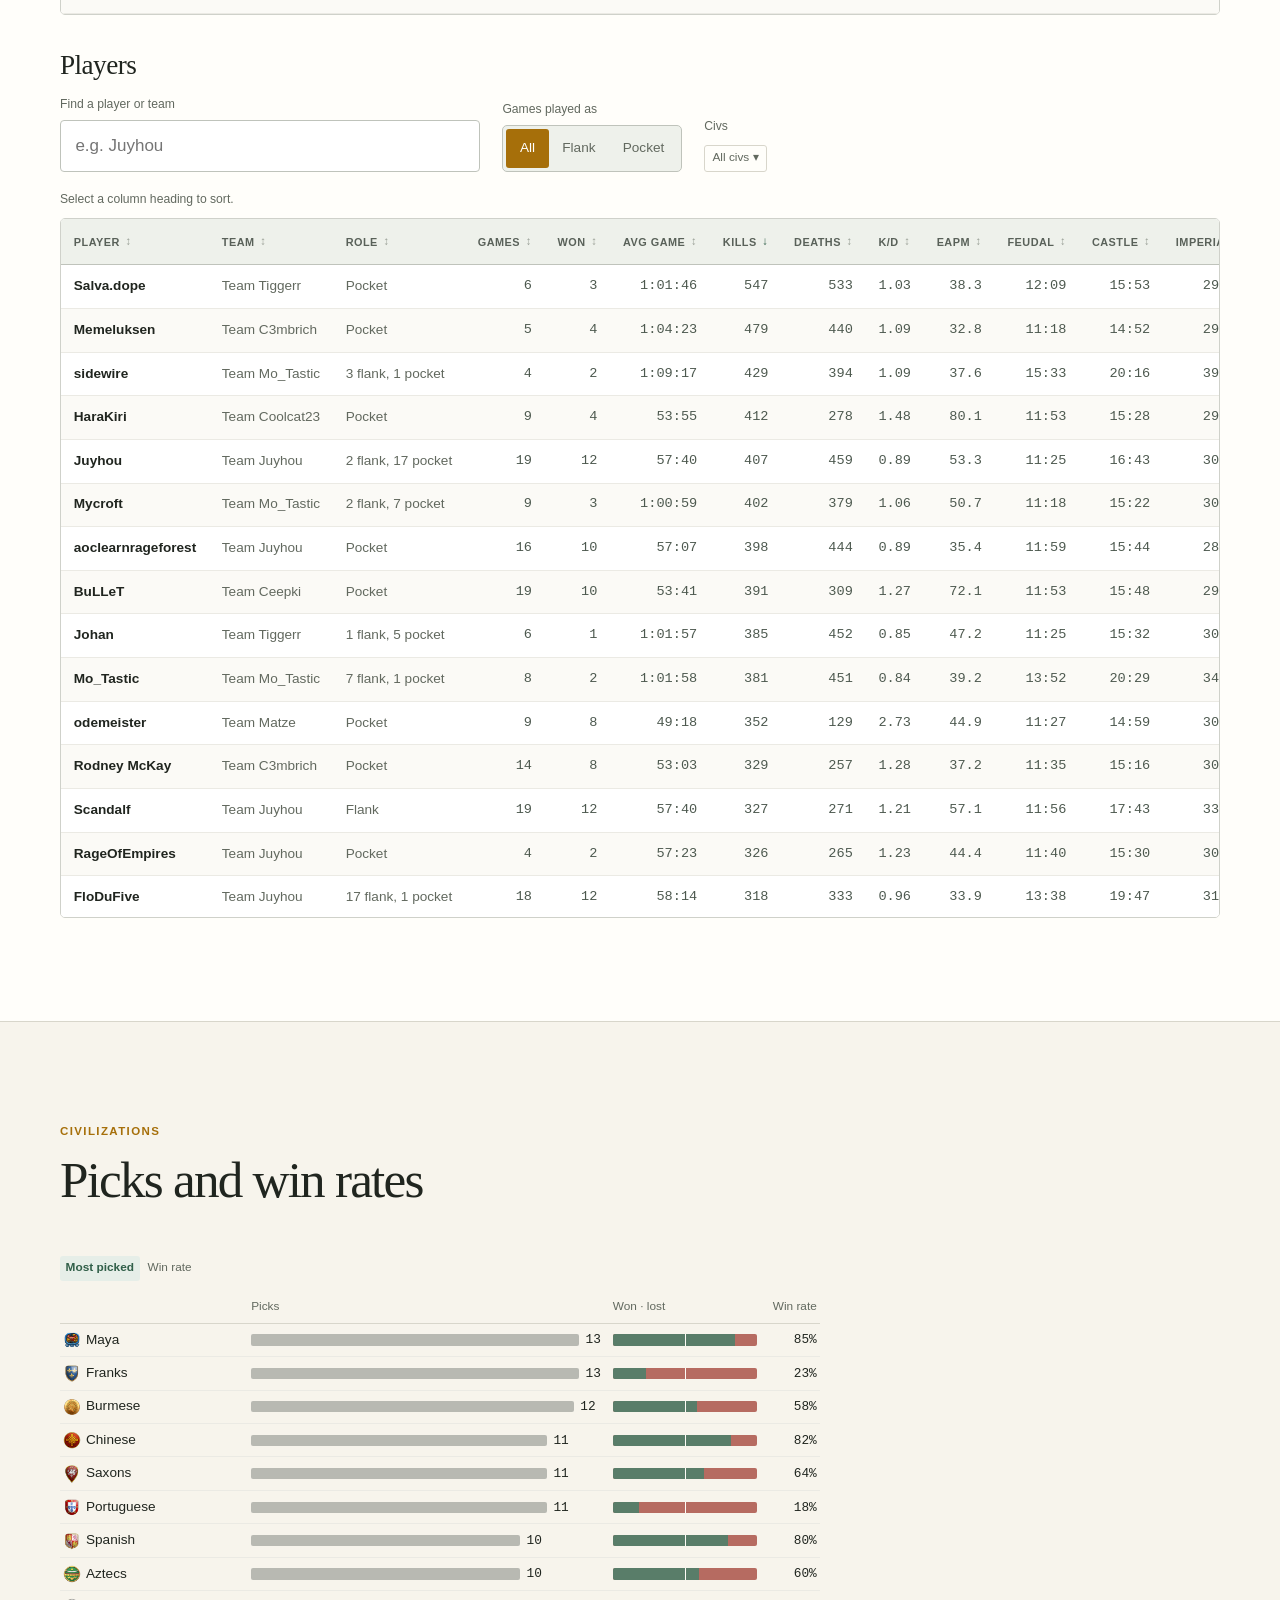
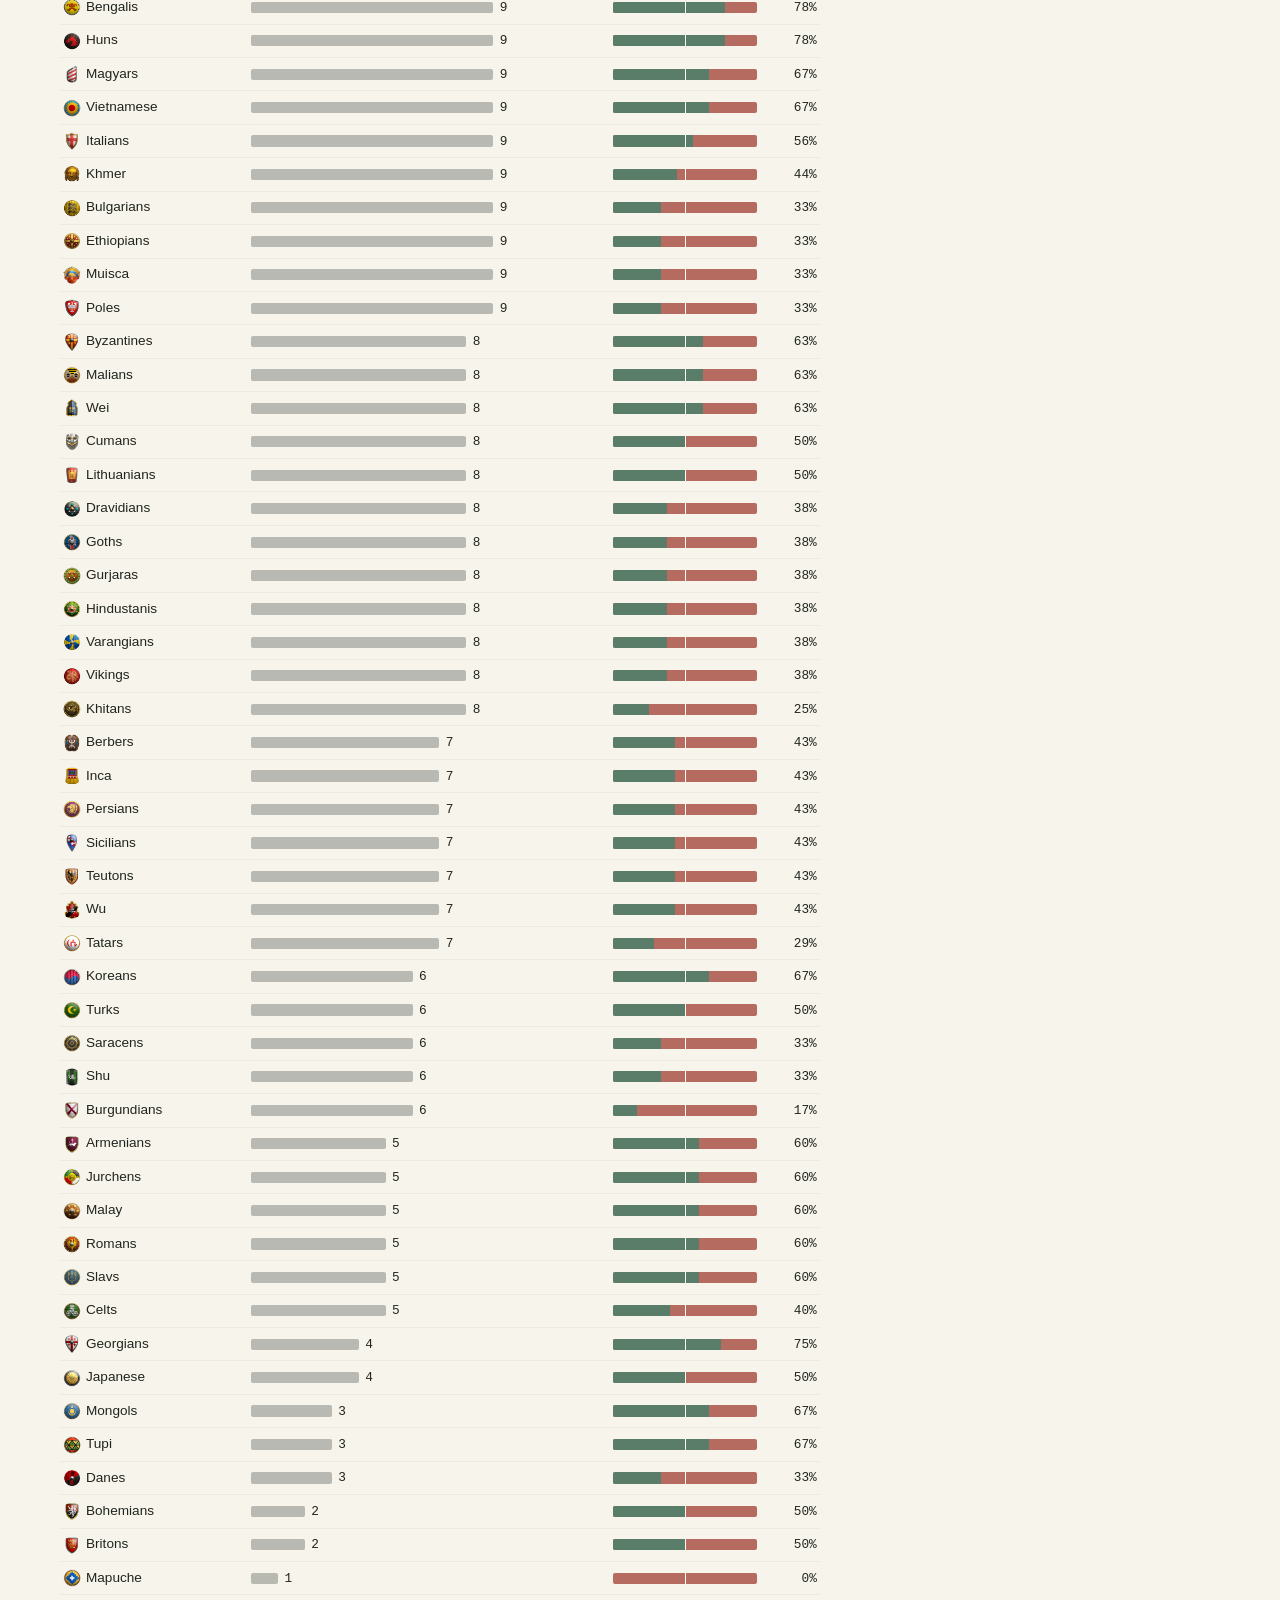
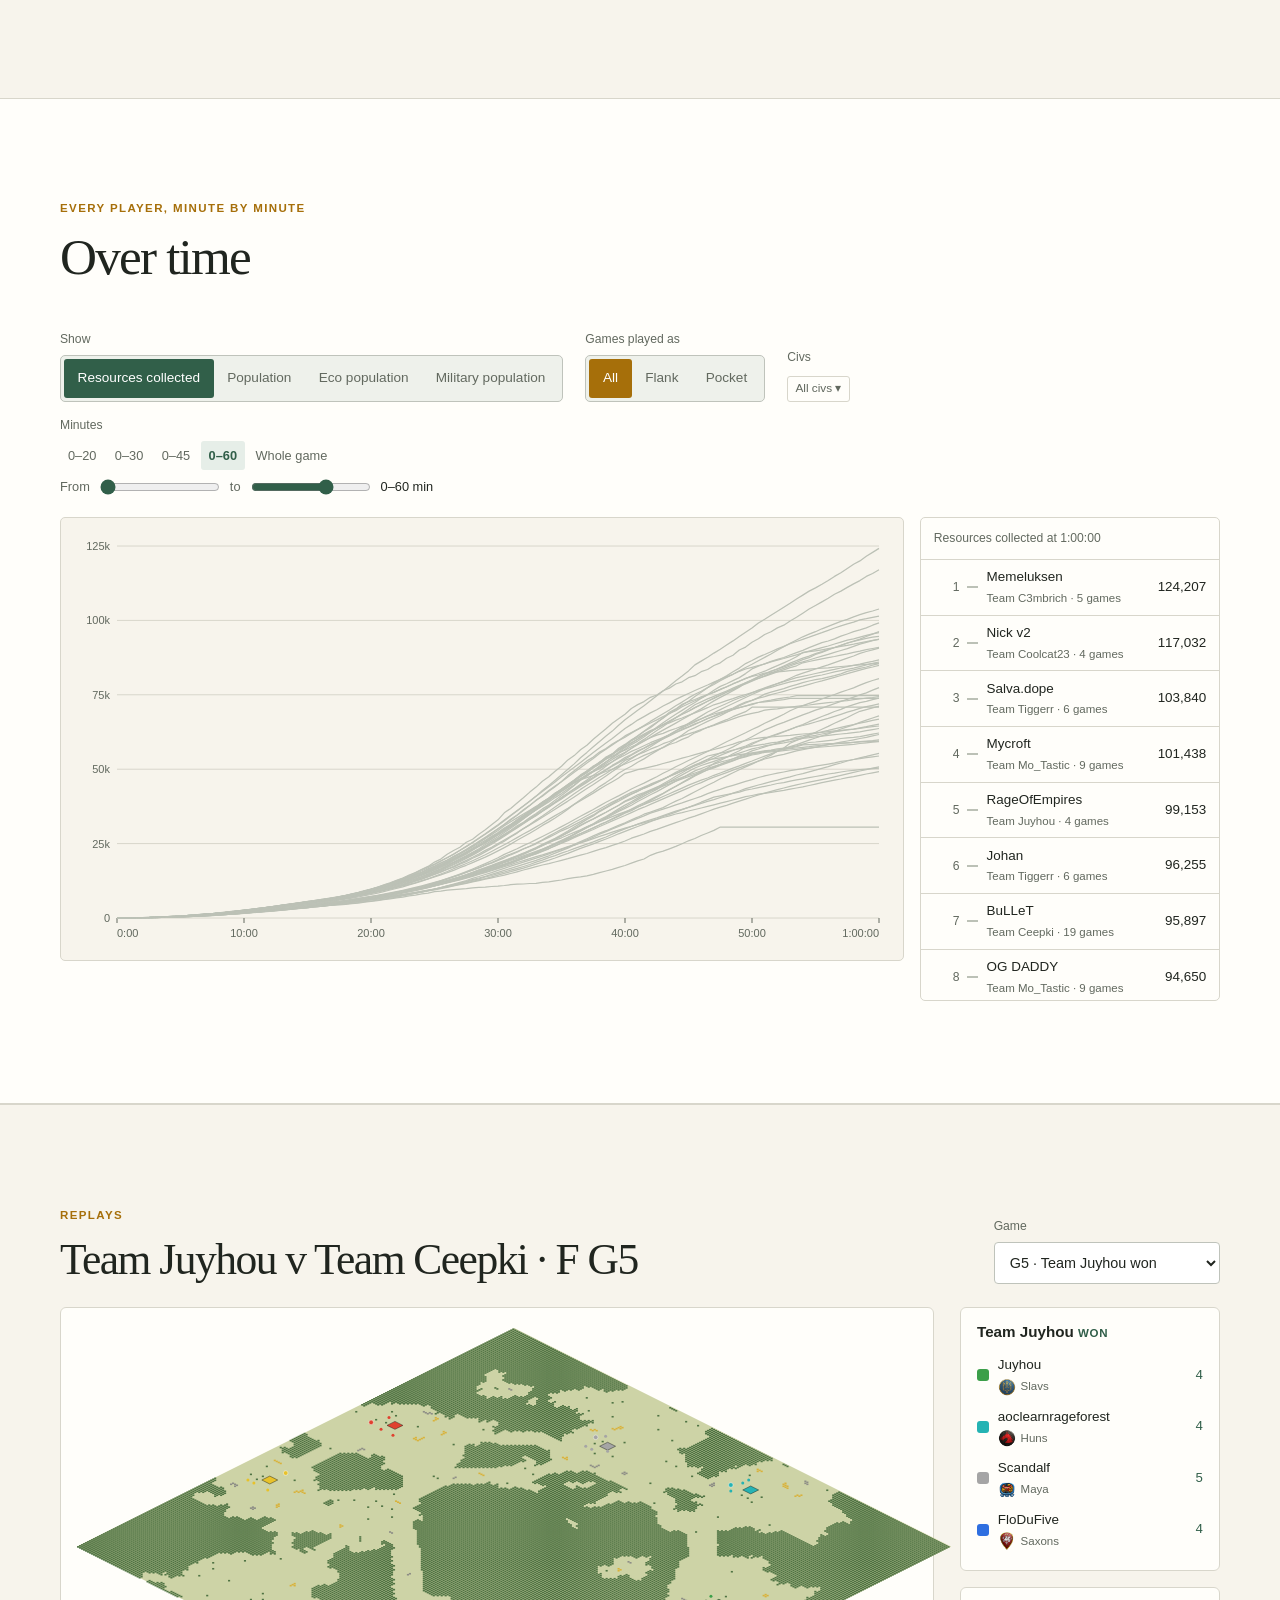
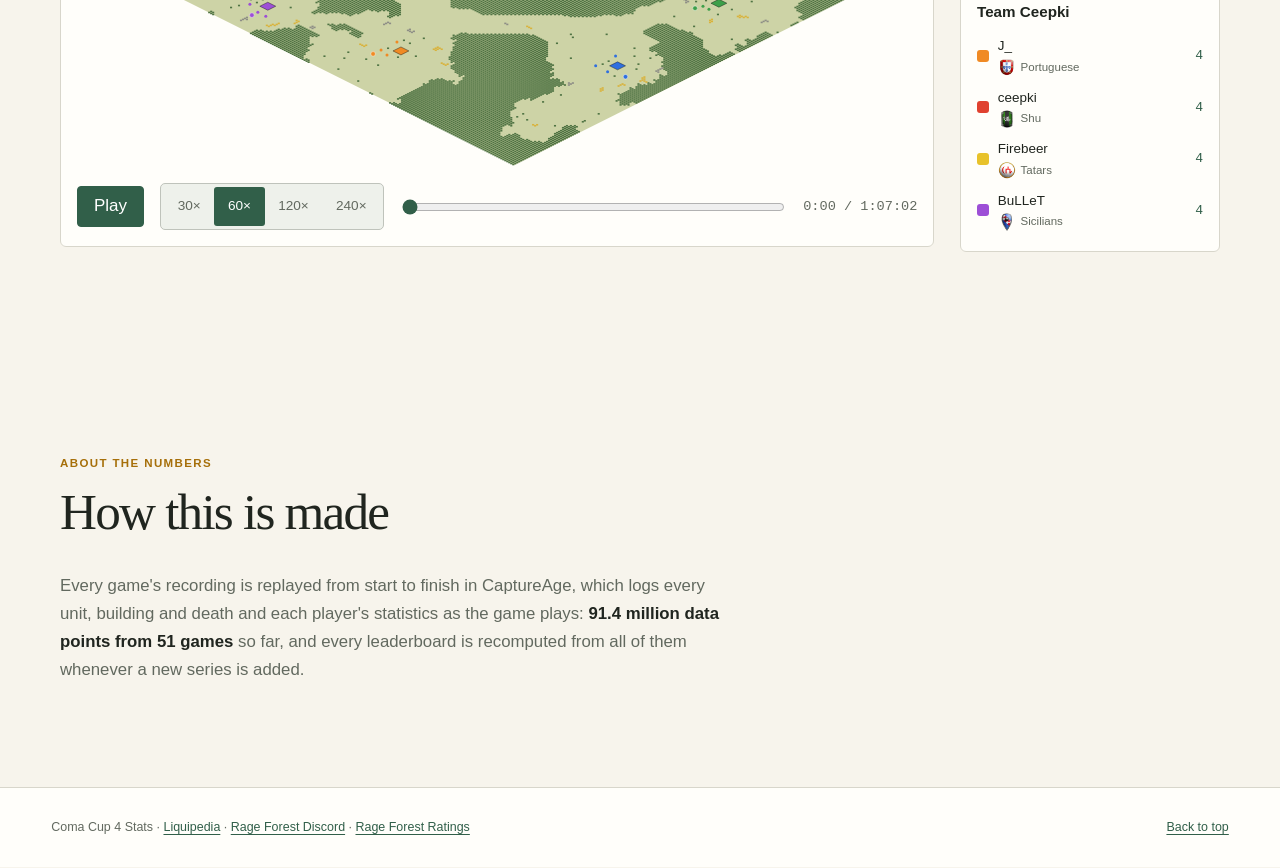
<file: site/replay.html>
<!doctype html>
<html lang="en">
<head>
  <meta charset="utf-8">
  <title>Coma Cup 4 Replays</title>
  <meta name="viewport" content="width=device-width, initial-scale=1">
  <script>location.replace("./#replay-" + location.hash.slice(1));</script>
  <meta http-equiv="refresh" content="0; url=./#replays">
</head>
<body><p>The replays are now on the <a href="./#replays">stats page</a>.</p></body>
</html>
</file>
<file: site/assets/site.css>
/* The same palette, type and components as oldxavier.github.io/rageforest-ratings */
:root {
  --paper: #f7f4ec;
  --white: #fffefa;
  --ink: #20251f;
  --muted: #62695f;
  --line: #d8d6cb;
  --green: #315f49;
  --green-soft: #e6eee8;
  --gold: #a66f0a;
  --gold-soft: #f5e8c3;
  --win: #315f49;
  --loss: #a6493f;
  --serif: Georgia, "Times New Roman", serif;
  --sans: -apple-system, BlinkMacSystemFont, "Segoe UI", sans-serif;
  --mono: "SFMono-Regular", Consolas, monospace;
  /* in-game player colours, softened for paper */
  --p-blue: #3e6fd6;
  --p-red: #cf4b43;
  --p-green: #4c9a57;
  --p-yellow: #d2ad2c;
  --p-teal: #3a9fa0;
  --p-purple: #9455bd;
  --p-grey: #8e928c;
  --p-orange: #db7a31;
}

* { box-sizing: border-box; }
html { scroll-behavior: smooth; }
body {
  margin: 0;
  color: var(--ink);
  background: var(--paper);
  font: 17px/1.68 var(--sans);
}
a { color: var(--green); text-underline-offset: 3px; }
button, input { font: inherit; }
:focus-visible { outline: 2px solid var(--green); outline-offset: 2px; }
.skip-link {
  position: fixed;
  z-index: 20;
  top: 8px;
  left: 8px;
  padding: .55rem .85rem;
  color: white;
  background: var(--green);
  transform: translateY(-150%);
}
.skip-link:focus { transform: none; }

/* header */
.site-header {
  padding: 0 max(4vw, 22px);
  background:
    radial-gradient(circle at 84% 18%, rgba(91, 127, 103, .13), transparent 25rem),
    var(--white);
  border-bottom: 1px solid var(--line);
}
nav {
  display: flex;
  justify-content: space-between;
  align-items: center;
  max-width: 1160px;
  min-height: 74px;
  margin: auto;
  border-bottom: 1px solid var(--line);
}
.brand {
  display: flex;
  align-items: center;
  gap: .65rem;
  color: var(--ink);
  font-weight: 700;
  text-decoration: none;
}
.brand span {
  display: grid;
  place-items: center;
  width: 35px;
  height: 35px;
  color: white;
  background: var(--green);
  border-radius: 50%;
  font: 700 .62rem var(--mono);
}
.nav-links { display: flex; gap: clamp(1rem, 3vw, 2.3rem); }
.nav-links a { color: var(--muted); font-size: .85rem; text-decoration: none; }
.nav-links a:hover, .nav-links a:focus-visible { color: var(--green); text-decoration: underline; }

.hero {
  max-width: 1160px;
  margin: auto;
  padding: 3.5rem 0 3rem;
}
.eyebrow, .section-label {
  margin: 0 0 .85rem;
  color: var(--gold);
  font: 700 .72rem/1.3 var(--sans);
  letter-spacing: .12em;
  text-transform: uppercase;
}
h1, h2 {
  margin: 0;
  font-family: var(--serif);
  font-weight: 400;
  letter-spacing: -.035em;
  text-wrap: balance;
}
h1 { max-width: 640px; font-size: clamp(2.9rem, 5vw, 4.6rem); line-height: 1.02; }
h2 { font-size: clamp(2.2rem, 4vw, 3.6rem); line-height: 1.07; }
h3 { margin: 0 0 .65rem; font-size: 1.15rem; line-height: 1.3; }
.hero-actions { display: flex; flex-wrap: wrap; gap: .7rem; margin-top: 1.8rem; }
.button {
  display: inline-flex;
  min-height: 45px;
  align-items: center;
  justify-content: center;
  padding: .6rem 1rem;
  border: 1px solid var(--line);
  border-radius: 4px;
  color: var(--ink);
  background: var(--white);
  text-decoration: none;
  cursor: pointer;
}
.button.primary { color: white; background: var(--green); border-color: var(--green); }
.button:hover, .button:focus-visible { border-color: var(--green); box-shadow: 0 0 0 3px rgba(49, 95, 73, .12); }

.stats {
  display: grid;
  grid-template-columns: repeat(3, 1fr);
  max-width: 1160px;
  margin: auto;
  border-top: 1px solid var(--line);
}
.stats div { padding: 1.2rem 1.3rem; border-right: 1px solid var(--line); }
.stats div:first-child { padding-left: 0; }
.stats div:last-child { border-right: 0; }
.stats strong { display: block; color: var(--green); font: 500 1.45rem var(--mono); }
.stats span { color: var(--muted); font-size: .74rem; }

/* sections */
/* every section lines up with the header's 1160px column */
.section {
  padding: clamp(4rem, 8vw, 6.5rem) max(calc((100vw - 1160px) / 2), 4vw, 22px);
}
.band {
  background: var(--white);
  border-block: 1px solid var(--line);
}
.section-heading, .two-column {
  display: grid;
  grid-template-columns: .9fr 1.1fr;
  gap: clamp(2.5rem, 7vw, 7rem);
}
.section-heading { align-items: end; margin-bottom: 2.8rem; }
.heading-note { color: var(--muted); }
.heading-note p { margin: 0 0 .6rem; }
.small { font-size: .82rem; }
.loading { padding: 2rem; color: var(--muted) !important; text-align: center; }

/* groups */
.group-grid { display: grid; grid-template-columns: 1fr 1fr; gap: clamp(2rem, 5vw, 4rem); }
.group h3 { font: 400 1.7rem var(--serif); letter-spacing: -.02em; }
.standings { width: 100%; border-collapse: collapse; font-size: .9rem; }
.standings th {
  padding: .5rem .55rem;
  border-bottom: 1px solid #bfc3bb;
  color: #596159;
  font-size: .66rem;
  font-weight: 700;
  letter-spacing: .045em;
  text-align: right;
  text-transform: uppercase;
}
.standings th:nth-child(2) { text-align: left; }
.standings td {
  padding: .7rem .55rem;
  border-bottom: 1px solid #ebeae4;
  font-family: var(--mono);
  text-align: right;
  white-space: nowrap;
}
.standings td:first-child { width: 2rem; color: var(--gold); text-align: left; }
.standings td.team { font-family: var(--sans); font-weight: 650; text-align: left; white-space: normal; }
.standings tr.cut td { border-bottom: 2px solid var(--green); }
.standings .pos { color: var(--win); }
.standings .neg { color: var(--loss); }
.advance-note { margin: .6rem 0 0; color: var(--muted); font-size: .76rem; }
.advance-note i {
  display: inline-block;
  width: 18px;
  height: 0;
  margin-right: .4rem;
  vertical-align: middle;
  border-top: 2px solid var(--green);
}

.crosstab { margin-top: 1.4rem; border-collapse: collapse; font-size: .78rem; }
.crosstab th, .crosstab td { padding: .45rem .5rem; border: 1px solid #e1e0d8; text-align: center; }
.crosstab th { color: var(--muted); font-weight: 600; }
.crosstab th[scope="row"] { text-align: left; white-space: nowrap; }
.crosstab td { min-width: 3.4rem; font-family: var(--mono); }
.crosstab td.self { background: repeating-linear-gradient(135deg, #f1f0ea 0 4px, #fbfaf6 4px 8px); }
.crosstab td.won { color: var(--win); background: var(--green-soft); font-weight: 600; }
.crosstab td.lost { color: var(--loss); background: #f7e9e4; }
.crosstab td.todo { color: #a5a99f; }
.crosstab-wrap { overflow-x: auto; }

.crosstab td a { display: block; color: inherit; text-decoration: none; }
.crosstab td a:hover, .crosstab td a:focus-visible { text-decoration: underline; text-underline-offset: 3px; }
.group-series { margin-top: 1.2rem; border-top: 1px solid var(--line); }
.series { border-bottom: 1px solid var(--line); }
.series summary {
  display: flex;
  justify-content: space-between;
  align-items: baseline;
  gap: 1rem;
  padding: .75rem .2rem;
  cursor: pointer;
  list-style: none;
}
.series summary::-webkit-details-marker { display: none; }
.series summary::before { content: "▸"; flex: none; color: var(--green); font-size: .8rem; }
.series[open] summary::before { content: "▾"; }
.series summary b { flex: 1; font-size: .92rem; }
.series summary b .lost { color: var(--muted); font-weight: 400; }
.series summary > span { color: var(--gold); font: .72rem var(--mono); white-space: nowrap; }
.series[open] { padding-bottom: .6rem; }
.game {
  display: grid;
  grid-template-columns: 2.2rem 1fr auto;
  gap: .4rem .8rem;
  padding: .6rem 0;
  border-top: 1px solid #ebeae4;
  font-size: .82rem;
}
.game > b { color: var(--muted); font: 600 .75rem var(--mono); }
.game .winner { font-weight: 650; }
.game .len { color: var(--muted); font-family: var(--mono); }
.game .civs { grid-column: 2 / -1; display: grid; gap: .35rem; }
.lineup { display: flex; flex-wrap: wrap; gap: .15rem .7rem; color: var(--muted); font-size: .76rem; }
.lineup b { flex-basis: 100%; font-size: .7rem; font-weight: 600; letter-spacing: .04em; text-transform: uppercase; }
.lineup.w { color: var(--ink); }
.lineup.w b { color: var(--green); }
.lineup span, .civ { display: inline-flex; align-items: center; gap: .3rem; white-space: nowrap; }
.emblem { flex: none; width: 18px; height: 18px; border-radius: 50%; object-fit: cover; }
.board li .who small .emblem, td small .emblem { width: 15px; height: 15px; }
/* records */
.category-bar {
  position: sticky;
  z-index: 5;
  top: 0;
  display: flex;
  flex-wrap: wrap;
  justify-content: space-between;
  gap: .6rem;
  padding: .7rem 0;
  background: var(--paper);
}
.scope-switch {
  display: inline-flex;
  flex-wrap: wrap;
  padding: 3px;
  border: 1px solid #bfc3bb;
  border-radius: 5px;
  background: #eef1eb;
}
.scope-switch button {
  padding: .5rem .85rem;
  border: 0;
  border-radius: 3px;
  color: var(--muted);
  background: transparent;
  font-size: .85rem;
  cursor: pointer;
}
.scope-switch button:hover, .scope-switch button:focus-visible { color: var(--green); }
.scope-switch button[aria-selected="true"], .scope-switch button[aria-pressed="true"] { color: white; background: var(--green); }
.role-switch button[aria-pressed="true"] { background: var(--gold); }
.control-label { display: block; margin-bottom: .35rem; color: var(--muted); font-size: .76rem; }
.category-blurb { margin: .6rem 0 1.6rem; color: var(--muted); }
.board-group {
  grid-column: 1 / -1;
  margin: 1.4rem 0 -.3rem;
  color: var(--gold);
  font: 700 .72rem/1.3 var(--sans);
  letter-spacing: .12em;
  text-transform: uppercase;
}
.board-group:first-child { margin-top: 0; }
.table-title { margin: 2.2rem 0 .8rem; font: 400 1.7rem var(--serif); letter-spacing: -.02em; }
.table-title:first-of-type { margin-top: 0; }
.team-shell { margin-bottom: .6rem; }
/* cards in one row stretch to the tallest, so rows line up; text always wraps, never cut */
.board-grid { display: grid; grid-template-columns: repeat(3, minmax(0, 1fr)); gap: 1rem; align-items: stretch; }
/* closing a long list must not make the browser shift the page on its own */
#boards { overflow-anchor: none; }
.board {
  display: flex;
  flex-direction: column;
  min-width: 0;
  padding: 1.35rem 1.4rem 1rem;
  border: 1px solid var(--line);
  border-radius: 5px;
  background: var(--white);
}
.board h3 { margin-bottom: .2rem; font-size: 1.02rem; text-wrap: balance; }
.board .note { margin: 0 0 .3rem; color: var(--muted); font-size: .76rem; line-height: 1.45; }
.board .empty { margin: .6rem 0 0; color: var(--muted); font-size: .8rem; }
.board-top { display: flex; flex-wrap: wrap; justify-content: space-between; align-items: center; gap: .3rem .6rem; margin-bottom: .2rem; }
.board .scope { color: var(--gold); font: .66rem var(--mono); letter-spacing: .04em; text-transform: uppercase; }
/* each card's own switches: role, and top or bottom of the list */
.card-controls { display: flex; flex-wrap: wrap; justify-content: space-between; gap: .3rem 1rem; margin: .35rem 0 .55rem; }
.seg { display: inline-flex; gap: .15rem; font-size: .74rem; }
.seg button {
  padding: .15rem .35rem;
  border: 0;
  border-radius: 3px;
  color: var(--muted);
  background: none;
  cursor: pointer;
}
.seg button + button::before { content: none; }
.seg button:hover, .seg button:focus-visible { color: var(--green); }
.seg button[aria-pressed="true"] { color: var(--green); background: var(--green-soft); font-weight: 650; }
.card-controls { position: relative; }
.card-controls .flip, .civ-btn {
  padding: .15rem .45rem;
  border: 1px solid var(--line);
  border-radius: 3px;
  color: var(--muted);
  background: none;
  font-size: .74rem;
  cursor: pointer;
}
.civ-btn::after { content: " \25BE"; }
.card-controls .flip:hover, .civ-btn:hover { color: var(--green); }
.card-controls .flip[aria-pressed="true"], .civ-btn.on { border-color: var(--green); color: var(--green); background: var(--green-soft); font-weight: 650; }
/* a card's civ list: only the civs on that card, opened from its button */
.civ-filter { position: relative; }
.civ-pop {
  position: absolute;
  z-index: 20;
  top: calc(100% + .3rem);
  right: 0;
  display: flex;
  flex-direction: column;
  width: min(17rem, 80vw);
  max-height: 21rem;
  border: 1px solid var(--line);
  border-radius: 5px;
  background: var(--white);
  box-shadow: 0 10px 30px rgb(0 0 0 / .14);
}
.civ-filter .civ-pop { right: auto; left: 0; }
.civ-pop-head { display: flex; flex-wrap: wrap; align-items: center; gap: .3rem .5rem; padding: .5rem .6rem; border-bottom: 1px solid var(--line); }
.civ-pop-head .civ-clear { margin-left: auto; padding: .15rem .3rem; border: 0; color: var(--green); background: none; font-size: .74rem; cursor: pointer; text-decoration: underline; text-underline-offset: 3px; }
.civ-pop-head .civ-clear:disabled { color: var(--muted); text-decoration: none; cursor: default; opacity: .6; }
.civ-pop-head .civ-close { padding: 0 .3rem; border: 0; color: var(--muted); background: none; font-size: 1.1rem; line-height: 1; cursor: pointer; }
.civ-list { margin: 0; padding: .3rem 0; overflow-y: auto; overscroll-behavior: contain; list-style: none; }
.civ-list label { display: flex; align-items: center; gap: .45rem; padding: .28rem .7rem; font-size: .82rem; cursor: pointer; }
.civ-list label:hover { background: var(--green-soft); }
.civ-list input { margin: 0; accent-color: var(--green); }
/* the card's own list rows style does not reach into the civ list */
.board .civ-list li { display: block; padding: 0; border: 0; box-shadow: none; }
@media (max-width: 600px) {
  /* on a phone the civ list is a panel along the bottom of the screen */
  .civ-pop, .civ-filter .civ-pop {
    position: fixed;
    inset: auto .75rem calc(.75rem + env(safe-area-inset-bottom, 0px)) .75rem;
    width: auto;
    max-height: 60vh;
  }
}
.board.war { grid-column: 1 / -1; }
.war-shell { max-height: 820px; margin-top: .6rem; }
.war-table { width: 100%; min-width: 760px; border-collapse: collapse; font-size: .84rem; }
.war-table th { position: sticky; z-index: 2; top: 0; padding: 0; border-bottom: 1px solid #bfc3bb; background: #eef1eb; text-align: left; }
.war-table td { padding: .55rem .8rem; border-bottom: 1px solid #ebeae4; white-space: nowrap; }
.war-table tbody tr:nth-child(even) { background: #fbfaf6; }
.war-table .vs-sep { color: var(--muted); }
.war-table td.wrap { min-width: 10rem; white-space: normal; }
.war-table td { padding-inline: .6rem; }
.war-table td.num { font-family: var(--sans); font-variant-numeric: tabular-nums; }
@media (max-width: 1100px) {
  .war-table { font-size: .78rem; }
  .war-table td { padding-inline: .4rem; }
  .war-table td.wrap { min-width: 8rem; }
  .war-table th button { padding-inline: .4rem; letter-spacing: .02em; }
}
td small { display: flex; align-items: center; gap: .3rem; color: var(--muted); font-size: .72rem; font-weight: 400; }
td.pos { color: var(--win); font-weight: 600; }
td.neg { color: var(--loss); }
details.minor { grid-column: 1 / -1; margin-top: .6rem; }
details.minor > summary {
  padding: .8rem 0;
  border-top: 1px solid var(--line);
  color: var(--green);
  font-size: .88rem;
  cursor: pointer;
}
details.minor > .board-grid { margin-top: .4rem; }
.board ol { margin: 0 0 auto; padding: 0; list-style: none; }
.board li {
  display: grid;
  grid-template-columns: 1.6rem minmax(0, 1fr) auto;
  gap: .55rem;
  align-items: baseline;
  padding: .5rem .3rem .5rem .45rem;
  border-top: 1px solid #ebeae4;
}
.board li.won { box-shadow: inset 3px 0 0 #7fa58d; }
.board li.lost { box-shadow: inset 3px 0 0 #d4a49c; }
.legend { margin-left: .6rem; color: var(--muted); font-size: .76rem; white-space: nowrap; }
.legend i { display: inline-block; width: 3px; height: .9rem; margin: 0 .3rem 0 .5rem; vertical-align: -.15rem; }
.legend i.won { background: #7fa58d; }
.legend i.lost { background: #d4a49c; }
.war-table tr.won td:first-child { box-shadow: inset 3px 0 0 #7fa58d; }
.war-table tr.lost td:first-child { box-shadow: inset 3px 0 0 #d4a49c; }
.board li .rank { color: var(--gold); font: .75rem var(--mono); }
.board li .who { min-width: 0; font-size: .86rem; font-weight: 650; line-height: 1.35; }
.board li .who .main, .board li .who small { display: block; overflow-wrap: anywhere; }
.board li .who small { color: var(--muted); font-size: .72rem; font-weight: 400; }
.board li .who .civ { display: inline; margin-left: .2rem; color: var(--muted); font-size: .74rem; font-weight: 400; white-space: nowrap; }
.board li .who .emblem { margin-right: .25rem; vertical-align: -.2rem; }
.board li .who .fish { margin-left: .2rem; font-size: .8rem; font-weight: 400; }
.board li .val { color: var(--green); font: 500 .9rem var(--mono); text-align: right; white-space: nowrap; }
.board li:first-child .val { font-size: 1.05rem; }
/* the whole list, scrolling inside the card, so every card keeps its size */
.board .board-list { max-height: 18.5rem; overflow-y: auto; overscroll-behavior: contain; scrollbar-width: thin; }

/* tables */
.leader-controls { display: flex; flex-wrap: wrap; align-items: end; gap: .8rem 1.4rem; }
.leader-controls label { max-width: 420px; }
.leader-controls label { flex: 1; }
.leader-controls label span { display: block; margin-bottom: .35rem; color: var(--muted); font-size: .76rem; }
input[type="search"] {
  width: 100%;
  min-height: 45px;
  padding: .65rem .9rem;
  border: 1px solid #bfc3bb;
  border-radius: 4px;
  color: var(--ink);
  background: white;
  outline: 0;
}
input[type="search"]:focus { border-color: var(--green); box-shadow: 0 0 0 3px rgba(49, 95, 73, .12); }
.sort-help { margin: 1.1rem 0 .55rem; color: var(--muted); font-size: .76rem; }
.table-shell {
  max-height: 700px;
  overflow: auto;
  border: 1px solid #cfd1ca;
  border-radius: 5px;
  background: white;
}
.player-table, .civ-table { width: 100%; border-collapse: collapse; font-size: .85rem; }
.player-table { min-width: 1000px; }
.player-table th, .civ-table th {
  position: sticky;
  z-index: 2;
  top: 0;
  padding: 0;
  border-bottom: 1px solid #bfc3bb;
  background: #eef1eb;
  text-align: left;
}
th button {
  display: flex;
  width: 100%;
  min-height: 45px;
  align-items: center;
  gap: .35rem;
  padding: .65rem .8rem;
  border: 0;
  color: #596159;
  background: transparent;
  font-size: .68rem;
  font-weight: 700;
  letter-spacing: .045em;
  text-align: left;
  text-transform: uppercase;
  cursor: pointer;
  white-space: nowrap;
}
th button::after { content: "↕"; color: #9aa097; font-size: .72rem; }
th[aria-sort="ascending"] button::after { content: "↑"; color: var(--green); }
th[aria-sort="descending"] button::after { content: "↓"; color: var(--green); }
th button:hover, th button:focus-visible { color: var(--green); background: var(--green-soft); outline: 0; }
.player-table td, .civ-table td { padding: .62rem .8rem; border-bottom: 1px solid #ebeae4; white-space: nowrap; }
.player-table tbody tr:nth-child(even), .civ-table tbody tr:nth-child(even) { background: #fbfaf6; }
.player-table tbody tr:hover, .civ-table tbody tr:hover { background: #f3f6f0; }
td.num { color: #4d594f; font-family: var(--mono); text-align: right; }
td.name { font-weight: 650; }
td.team { color: var(--muted); }
td.hot { color: var(--gold); }
.civ-shell { max-height: 560px; }
/* civs: picks against win rate */
.civ-plot { margin: 0; }
.civ-sort { margin-bottom: .7rem; }
.civ-rows { max-width: 760px; margin: 0; padding: 0; list-style: none; font-size: .85rem; }
.civ-row {
  display: grid; grid-template-columns: minmax(7.5rem, 11rem) minmax(4rem, 1fr) minmax(4.5rem, 9rem) 3rem;
  align-items: center; gap: .75rem; padding: .3rem .2rem; border-bottom: 1px solid #ebeae4;
}
.civ-row-head { padding-bottom: .4rem; border-bottom-color: var(--line); color: var(--muted); font-size: .74rem; }
.civ-row-head span:last-child, .civ-pct { text-align: right; }
.civ-row .civ { overflow: hidden; white-space: nowrap; text-overflow: ellipsis; }
.civ-picks { display: flex; align-items: center; gap: .4rem; }
.civ-bar { height: .7rem; min-width: 2px; border-radius: 2px; background: var(--p-grey); opacity: .6; }
.civ-picks b { font: 500 .8rem var(--mono); }
.civ-wl { position: relative; height: .7rem; overflow: hidden; border-radius: 2px; background: var(--loss); opacity: .8; }
.civ-wl::after { content: ""; position: absolute; top: 0; bottom: 0; left: 50%; border-left: 1px solid var(--white); }
.civ-won { display: block; height: 100%; background: var(--win); }
.civ-pct { font: 500 .8rem var(--mono); }
@media (max-width: 520px) {
  .civ-row { grid-template-columns: minmax(6.5rem, 1fr) minmax(3rem, .8fr) 4rem 2.6rem; gap: .5rem; }
}

/* about */
.about-copy { max-width: 680px; margin: 0; color: var(--muted); font-size: 1.05rem; }
.about-copy b { color: var(--ink); font-weight: 650; }
.about h2 { margin-bottom: 2rem; }

footer {
  display: flex;
  flex-wrap: wrap;
  justify-content: space-between;
  gap: .8rem;
  padding: 1.8rem max(4vw, 22px);
  color: var(--muted);
  background: var(--white);
  border-top: 1px solid var(--line);
  font-size: .78rem;
}

@media (max-width: 980px) {
  .board-grid { grid-template-columns: repeat(2, minmax(0, 1fr)); }
}

@media (max-width: 820px) {
  .nav-links a:not(:first-child, :nth-child(2)) { display: none; }
  .section-heading, .two-column, .group-grid { grid-template-columns: 1fr; }
  .hero { padding: 2.5rem 0 2.2rem; }
  .stats { grid-template-columns: 1fr 1fr; }
  .stats div { border-bottom: 1px solid var(--line); }
  .stats div:nth-child(2) { border-right: 0; }
  .stats div:nth-child(3) { grid-column: 1 / -1; padding-left: 0; border-right: 0; }
}

@media (max-width: 600px) {
  .standings th, .standings td { padding-inline: .3rem; }
  .standings { font-size: .82rem; }
  .group { overflow-x: auto; }
  body { font-size: 16px; }
  .nav-links { display: none; }
  .board-grid { grid-template-columns: 1fr; }
  .scope-switch { display: flex; }
  .scope-switch button { flex: 1 1 auto; padding: .45rem .6rem; font-size: .8rem; }
  .player-table { min-width: 760px; }
}

@media (prefers-reduced-motion: reduce) {
  html { scroll-behavior: auto; }
}

/* replay page */
.replays { border-top: 1px solid var(--line); }
.replay-head { display: flex; flex-wrap: wrap; justify-content: space-between; align-items: end; gap: 1rem 2rem; margin-bottom: 1.4rem; }
.replay-title { font-size: clamp(1.8rem, 3.4vw, 2.8rem); line-height: 1.1; }
.replay-pick span { display: block; margin-bottom: .35rem; color: var(--muted); font-size: .76rem; }
.replay-pick select {
  min-height: 42px;
  max-width: 100%;
  padding: .45rem .7rem;
  border: 1px solid #bfc3bb;
  border-radius: 4px;
  color: var(--ink);
  background: white;
  font: inherit;
  font-size: .9rem;
}
.replay-layout { display: grid; grid-template-columns: minmax(0, 1fr) 260px; gap: 1.6rem; align-items: start; }
.replay-stage {
  min-width: 0;
  padding: 1rem;
  border: 1px solid var(--line);
  border-radius: 6px;
  background: var(--white);
}
#map { display: block; margin: auto; }
.replay-controls { display: flex; flex-wrap: wrap; align-items: center; gap: .7rem 1rem; margin-top: .9rem; }
.replay-controls .button { min-height: 38px; padding: .35rem 1rem; }
.replay-controls input[type="range"] { flex: 1 1 220px; accent-color: var(--green); }
.replay-clock { color: var(--muted); font: .85rem var(--mono); white-space: nowrap; }
.replay-legend { display: grid; gap: 1rem; }
.legend-team { padding: .9rem 1rem; border: 1px solid var(--line); border-radius: 6px; background: var(--white); }
.legend-team h3 { margin: 0 0 .5rem; font-size: .95rem; }
.legend-team h3 span { color: var(--green); font-size: .72rem; font-weight: 600; letter-spacing: .06em; text-transform: uppercase; }
.legend-team ul { margin: 0; padding: 0; list-style: none; }
.legend-team li { display: grid; grid-template-columns: 12px 1fr auto; gap: .55rem; align-items: center; padding: .3rem 0; font-size: .84rem; }
.legend-team li i { width: 12px; height: 12px; border-radius: 3px; }
.legend-team li small { display: flex; align-items: center; gap: .3rem; color: var(--muted); font-size: .72rem; }
.legend-team li b { color: var(--green); font: 500 .82rem var(--mono); }
.watch { margin-left: .6rem; font-size: .76rem; font-weight: 400; }
@media (max-width: 860px) {
  .replay-layout { grid-template-columns: 1fr; }
  .replay-legend { grid-template-columns: 1fr 1fr; }
}
@media (max-width: 520px) {
  .replay-legend { grid-template-columns: 1fr; }
  .replay-stage { padding: .5rem; }
}

/* playoffs */
.bracket { margin-top: 3rem; padding-top: 2.4rem; border-top: 1px solid var(--line); }
.bracket h3 { margin: 0 0 1.2rem; font: 400 1.7rem var(--serif); letter-spacing: -.02em; }
.bracket-grid { display: grid; grid-auto-columns: minmax(200px, 1fr); grid-auto-flow: column; gap: 1.2rem; overflow-x: auto; }
.stage { display: flex; flex-direction: column; gap: .4rem; }
.matches { display: flex; flex: 1; flex-direction: column; justify-content: space-around; gap: .8rem; }
.match {
  display: block;
  border: 1px solid var(--line);
  border-radius: 5px;
  color: var(--ink);
  background: #fbfaf6;
  text-decoration: none;
}
.match:hover, .match:focus-visible { border-color: var(--green); }
.slot { display: flex; justify-content: space-between; gap: .8rem; padding: .5rem .75rem; color: var(--muted); font-size: .88rem; }
.slot + .slot { border-top: 1px solid #ebeae4; }
.slot.won { color: var(--ink); font-weight: 650; }
.slot b { font: 500 .88rem var(--mono); }
.slot.won b { color: var(--green); }
.bracket .group-series { margin-top: 1.6rem; }

/* awards */
.award-gallery { grid-column: 1 / -1; display: grid; grid-template-columns: repeat(3, minmax(0, 1fr)); gap: 1.4rem; }
.award { margin: 0; }
.award img { display: block; width: 100%; height: auto; border: 1px solid var(--line); border-radius: 5px; background: var(--white); }
.award figcaption { margin-top: .5rem; color: var(--muted); font-size: .84rem; }
@media (max-width: 860px) { .award-gallery { grid-template-columns: repeat(2, minmax(0, 1fr)); } }
@media (max-width: 520px) { .award-gallery { grid-template-columns: 1fr; } }

/* awards written out: a contents list, then one card per award, three across, one on a phone */
.aw-toc { grid-column: 1 / -1; margin: 0 0 .4rem; padding-left: 1.3rem; font-size: .9rem; line-height: 1.7; }
.aw-toc a { color: var(--green); font-weight: 650; }
.aw-grid { grid-column: 1 / -1; display: grid; grid-template-columns: repeat(3, minmax(0, 1fr)); gap: 1rem; align-items: stretch; }
.aw {
  min-width: 0;
  padding: 1.3rem 1.4rem 1.1rem;
  border: 1px solid var(--line);
  border-top: 3px solid var(--gold);
  border-radius: 5px;
  background: var(--white);
  scroll-margin-top: 1rem;
}
.aw:target { box-shadow: 0 0 0 3px var(--gold-soft); }
.aw-kicker { margin: 0 0 .35rem; color: var(--gold); font: .68rem/1.4 var(--mono); letter-spacing: .06em; text-transform: uppercase; }
.aw-name { margin: 0; font: 400 clamp(1.9rem, 3.4vw, 2.4rem)/1.05 var(--serif); letter-spacing: -.03em; overflow-wrap: anywhere; }
.aw-sub { margin: .35rem 0 0; color: var(--muted); font-size: .8rem; }
/* each note: what stands out, then the number behind it */
.aw-stats { margin: 1rem 0 0; padding: 0; list-style: none; border-top: 1px solid #ebeae4; }
.aw-stats li { padding: .7rem 0 .65rem .85rem; border-bottom: 1px solid #ebeae4; box-shadow: inset 2px 0 0 var(--gold-soft); }
.aw-stats li:last-child { border-bottom: 0; }
.aw-stats .note { display: block; font-size: .88rem; font-weight: 650; line-height: 1.35; }
.aw-stats .num { display: block; margin-top: .15rem; color: var(--green); font: .8rem/1.35 var(--mono); }
@media (max-width: 1060px) { .aw-grid { grid-template-columns: repeat(2, minmax(0, 1fr)); } }
@media (max-width: 680px) {
  .aw-grid { grid-template-columns: 1fr; }
  .aw { padding: 1.1rem 1.05rem .9rem; }
}

/* over time: one line per player, averaged over their games in view; the ranked list beside it */
.curve-controls { margin-bottom: 1.2rem; }
.curve-window { display: flex; flex-direction: column; gap: .35rem; }
.curve-window .control-label { margin-bottom: 0; }
.curve-window .seg { flex-wrap: wrap; font-size: .8rem; }
.curve-window .seg button { padding: .25rem .5rem; }
.curve-range { display: flex; flex-wrap: wrap; align-items: center; gap: .3rem .5rem; color: var(--muted); font-size: .8rem; }
.curve-range input { width: 7.5rem; accent-color: var(--green); }
.curve-range output { min-width: 5.5rem; color: var(--ink); font-variant-numeric: tabular-nums; }
.curve-board { display: grid; grid-template-columns: minmax(0, 1fr) 300px; gap: 1rem; align-items: start; }
.curve-chart {
  position: relative;
  min-width: 0;
  padding: .9rem 12px .5rem;
  border: 1px solid var(--line);
  border-radius: 5px;
  background: var(--paper);
}
.curve-chart svg { display: block; width: 100%; cursor: crosshair; }
.curve-chart svg text { font-family: var(--sans); font-variant-numeric: tabular-nums; }
.curve-tip {
  position: absolute;
  z-index: 5;
  display: grid;
  gap: .1rem;
  min-width: 9rem;
  padding: .5rem .65rem;
  border: 1px solid var(--line);
  border-radius: 5px;
  background: var(--white);
  box-shadow: 0 6px 18px rgba(32, 37, 31, .12);
  font-size: .8rem;
  pointer-events: none;
}
[hidden] { display: none !important; }
.curve-tip .tv { font: 700 1.15rem/1.2 var(--sans); font-variant-numeric: tabular-nums; }
.curve-tip small { color: var(--muted); font-size: .74rem; font-weight: 400; }
.curve-side { min-width: 0; border: 1px solid var(--line); border-radius: 5px; background: var(--white); }
.curve-side-head { margin: 0; padding: .65rem .8rem; border-bottom: 1px solid var(--line); color: var(--muted); font-size: .76rem; }
.curve-list { max-height: 440px; margin: 0; padding: 0; overflow-y: auto; list-style: none; }
.curve-list button {
  display: grid;
  grid-template-columns: 1.6rem .8rem minmax(0, 1fr) auto;
  gap: .45rem;
  align-items: center;
  width: 100%;
  padding: .4rem .8rem;
  border: 0;
  border-bottom: 1px solid var(--line);
  color: var(--ink);
  background: none;
  font: inherit;
  font-size: .84rem;
  text-align: left;
  cursor: pointer;
}
.curve-list button:hover, .curve-list button.hl { background: var(--green-soft); }
.curve-list button[aria-pressed="true"] .nm { font-weight: 650; }
.curve-list .rk { color: var(--muted); font-size: .76rem; text-align: right; font-variant-numeric: tabular-nums; }
.curve-list .sw { width: .7rem; height: .7rem; border-radius: 50%; background: var(--c); }
.curve-list .dash { width: .7rem; height: 2px; background: #bcc1b6; }
.curve-list .nm { min-width: 0; overflow-wrap: anywhere; }
.curve-list .nm small { display: block; color: var(--muted); font-size: .72rem; }
.curve-list .val { font-variant-numeric: tabular-nums; }
.curve-list .sub { padding: .6rem .8rem .3rem; color: var(--muted); font-size: .72rem; letter-spacing: .06em; text-transform: uppercase; }
@media (max-width: 900px) {
  .curve-board { grid-template-columns: minmax(0, 1fr); }
  .curve-list { max-height: 340px; }
}

/* head to head (1v1 collections) */
.h2h-bar { display: flex; flex-wrap: wrap; align-items: end; gap: 1rem 1.6rem; margin-bottom: 1rem; }
.h2h-bar .button { margin-left: auto; }
.h2h-window .seg { flex-wrap: wrap; font-size: .8rem; }
.h2h-window .seg button { padding: .25rem .5rem; }
.h2h-head {
  display: grid;
  grid-template-columns: minmax(0, 1fr) auto minmax(0, 1fr);
  align-items: center;
  gap: 1rem;
  margin-bottom: 1rem;
  padding: 1rem 1.2rem;
  border: 1px solid var(--line);
  border-radius: 5px;
  background: var(--white);
}
.h2h-side { display: flex; align-items: center; gap: .7rem; min-width: 0; }
.h2h-side.b { flex-direction: row-reverse; text-align: right; }
.h2h-side > div { min-width: 0; }
.h2h-side b { display: block; font: 650 1.35rem/1.2 var(--serif); overflow-wrap: anywhere; }
.h2h-side .civ { font-size: .85rem; }
.h2h-side .sw, .h2h-chart .sw { flex: none; border-radius: 50%; background: var(--c); }
.h2h-side .sw { width: .8rem; height: .8rem; }
.h2h-mid { text-align: center; font-weight: 650; font-variant-numeric: tabular-nums; }
.h2h-mid small { display: block; color: var(--muted); font-size: .8rem; font-weight: 400; }
.pill { flex: none; padding: .1rem .55rem; border-radius: 999px; font-size: .74rem; font-weight: 650; }
.pill.won { color: var(--win); background: var(--green-soft); }
.pill.lost { color: var(--loss); background: #f7e9e4; }
.h2h-layout { display: grid; grid-template-columns: minmax(0, 460px) minmax(0, 1fr); gap: 1rem; align-items: start; }
.h2h-shell { max-height: none; }
.h2h-table { width: 100%; border-collapse: collapse; font-size: .85rem; font-variant-numeric: tabular-nums; }
.h2h-table thead th { padding: .65rem .8rem; border-bottom: 1px solid var(--line); font-size: .8rem; }
.h2h-table th.a, .h2h-table td.a { text-align: right; }
.h2h-table th.b, .h2h-table td.b { text-align: left; }
.h2h-table td { width: 28%; padding: .36rem .8rem; border-bottom: 1px solid #ebeae4; white-space: nowrap; }
.h2h-table tbody th { padding: .36rem .3rem; border-bottom: 1px solid #ebeae4; color: var(--muted); font-size: .8rem; font-weight: 400; text-align: center; }
.h2h-table tr.grp th {
  padding: 1rem .8rem .35rem;
  color: var(--ink);
  font-size: .7rem;
  font-weight: 650;
  letter-spacing: .07em;
  text-transform: uppercase;
}
.h2h-table td.best { font-weight: 700; }
.h2h-table td.best::before, .h2h-table td.best::after {
  display: inline-block;
  width: .45rem;
  height: .45rem;
  border-radius: 50%;
  background: var(--c);
  vertical-align: .08em;
}
.h2h-table td.a.best::after { content: ""; margin-left: .45rem; }
.h2h-table td.b.best::before { content: ""; margin-right: .45rem; }
.h2h-charts { display: grid; grid-template-columns: repeat(2, minmax(0, 1fr)); gap: 1rem; }
.h2h-chart { min-width: 0; margin: 0; padding: .7rem .8rem .35rem; border: 1px solid var(--line); border-radius: 5px; background: var(--white); }
.h2h-chart figcaption { display: flex; flex-wrap: wrap; justify-content: space-between; align-items: baseline; gap: .2rem .8rem; font-size: .8rem; }
.h2h-chart .t { font-weight: 650; }
.h2h-chart .v { display: flex; flex-wrap: wrap; align-items: baseline; gap: .2rem .7rem; font-variant-numeric: tabular-nums; }
.h2h-chart .v .sw { display: inline-block; width: .55rem; height: .55rem; margin-right: .3rem; }
.h2h-chart .v small { color: var(--muted); font-size: .72rem; }
.h2h-chart svg { display: block; width: 100%; cursor: crosshair; touch-action: pan-y; }
.h2h-chart svg text { font-family: var(--sans); font-variant-numeric: tabular-nums; }
.sr { position: absolute; width: 1px; height: 1px; overflow: hidden; clip-path: inset(50%); white-space: nowrap; }
@media (min-width: 1061px) {
  .h2h-charts { position: sticky; top: calc(env(safe-area-inset-top, 0px) + 1rem); }    /* in view down the long table */
}
@media (max-width: 1060px) {
  .h2h-layout { grid-template-columns: minmax(0, 1fr); }
}
@media (max-width: 600px) {
  .h2h-charts { grid-template-columns: minmax(0, 1fr); }
  .h2h-head { grid-template-columns: minmax(0, 1fr); }
  .h2h-side.b { flex-direction: row; text-align: left; }
  .h2h-mid { text-align: left; }
}
</file>
